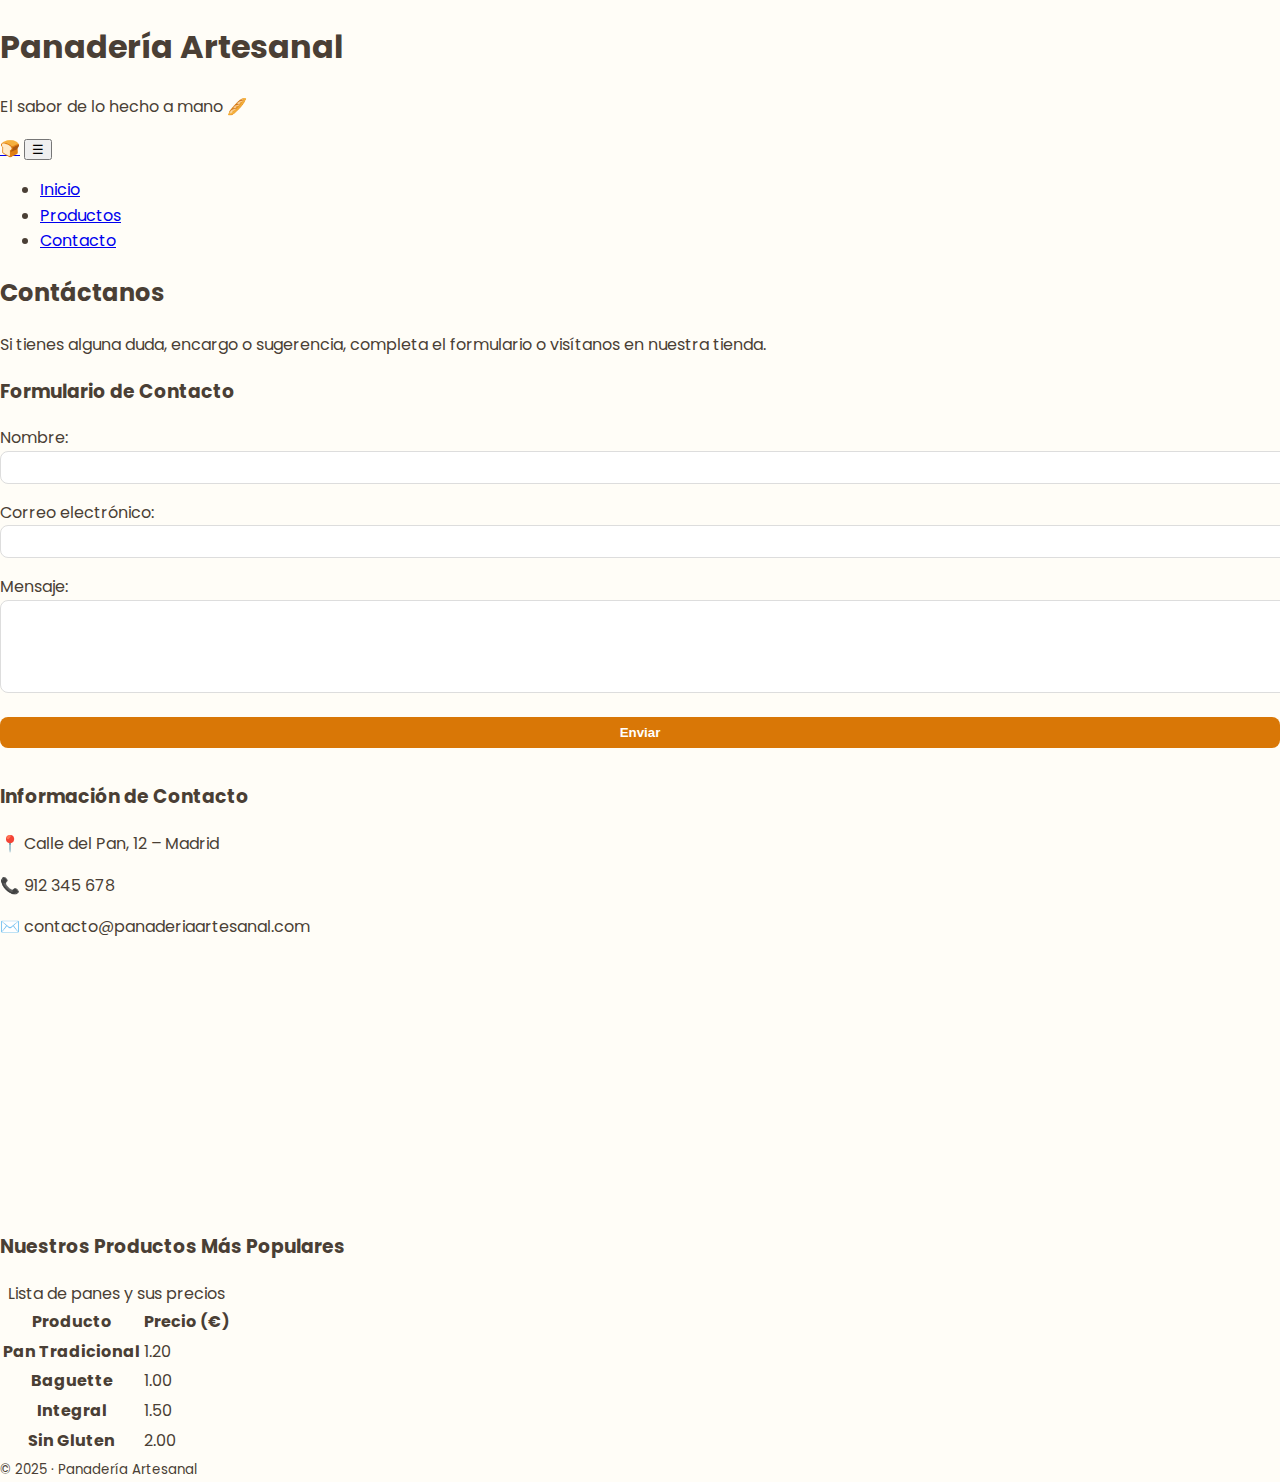
<file: contacto.html>
<!DOCTYPE html>
<html lang="es">
<head>
  <meta charset="UTF-8">
  <meta name="viewport" content="width=device-width, initial-scale=1.0">
  <title>Contacto | Panadería Artesanal</title>
  <link rel="stylesheet" href="style.css">
  <link href="https://fonts.googleapis.com/css2?family=Poppins:wght@300;500;700&family=Roboto&display=swap" rel="stylesheet">
</head>
<body>

  <header>
    <h1>Panadería Artesanal</h1>
    <p>El sabor de lo hecho a mano 🥖</p>
      <nav class="navbar">
        <a href="#" class="logo">🍞</a>
        <button class="menu-toggle" aria-label="Abrir menú">☰</button>
        <ul class="menu">
          <li><a href="index.html">Inicio</a></li>
          <li><a href="#">Productos</a></li>
          <li><a href="contacto.html" class="activo">Contacto</a></li>
        </ul>
      </nav>
  </header>

  <main id="contacto">
    <h2>Contáctanos</h2>
    <p>Si tienes alguna duda, encargo o sugerencia, completa el formulario o visítanos en nuestra tienda.</p>

    <div class="contacto-info">
      <!-- Bloque izquierdo: formulario -->
      <div class="formulario">
        <h3>Formulario de Contacto</h3>
        <form>
          <label for="nombre">Nombre:</label><br>
          <input type="text" id="nombre" name="nombre" required><br>

          <label for="email">Correo electrónico:</label><br>
          <input type="email" id="email" name="email" required><br>

          <label for="mensaje">Mensaje:</label><br>
          <textarea id="mensaje" name="mensaje" rows="5"></textarea><br>

          <button type="submit">Enviar</button>
        </form>
      </div>


      <div class="info-extra">
        <h3>Información de Contacto</h3>
        <p>📍 Calle del Pan, 12 – Madrid</p>
        <p>📞 912 345 678</p>
        <p>✉️ contacto@panaderiaartesanal.com</p>

        <iframe
          src="https://www.google.com/maps/embed?pb=!1m18!1m12!1m3!1d3036.7331749973125!2d-3.703790684606787!3d40.41677597936432!2m3!1f0!2f0!3f0!3m2!1i1024!2i768!4f13.1!3m3!1m2!1s0xd422887c9f1b6c1%3A0xe53a03b7b6b5c9c0!2sMadrid!5e0!3m2!1ses!2ses!4v1716200000000!5m2!1ses!2ses"
          width="100%"
          height="250"
          style="border:0;"
          allowfullscreen=""
          loading="lazy">
        </iframe>
      </div>
      <div style="clear: both;"></div>
    </div>


    <section class="tabla-precios">
      <h3>Nuestros Productos Más Populares</h3>
      <table>
        <caption>Lista de panes y sus precios</caption>
        <thead>
          <tr>
            <th scope="col">Producto</th>
            <th scope="col">Precio (€)</th>
          </tr>
        </thead>
        <tbody>
          <tr>
            <th scope="row">Pan Tradicional</th>
            <td>1.20</td>
          </tr>
          <tr>
            <th scope="row">Baguette</th>
            <td>1.00</td>
          </tr>
          <tr>
            <th scope="row">Integral</th>
            <td>1.50</td>
          </tr>
          <tr>
            <th scope="row">Sin Gluten</th>
            <td>2.00</td>
          </tr>
        </tbody>
      </table>
    </section>

  </main>

  <footer>
    <small>&copy; 2025 · Panadería Artesanal</small>
  </footer>
  <script>
    const toggle = document.querySelector('.menu-toggle');
    const menu = document.querySelector('.menu');
    toggle.addEventListener('click', () => {
      menu.classList.toggle('abierto');
    });
  </script>
</body>
</html>
</file>
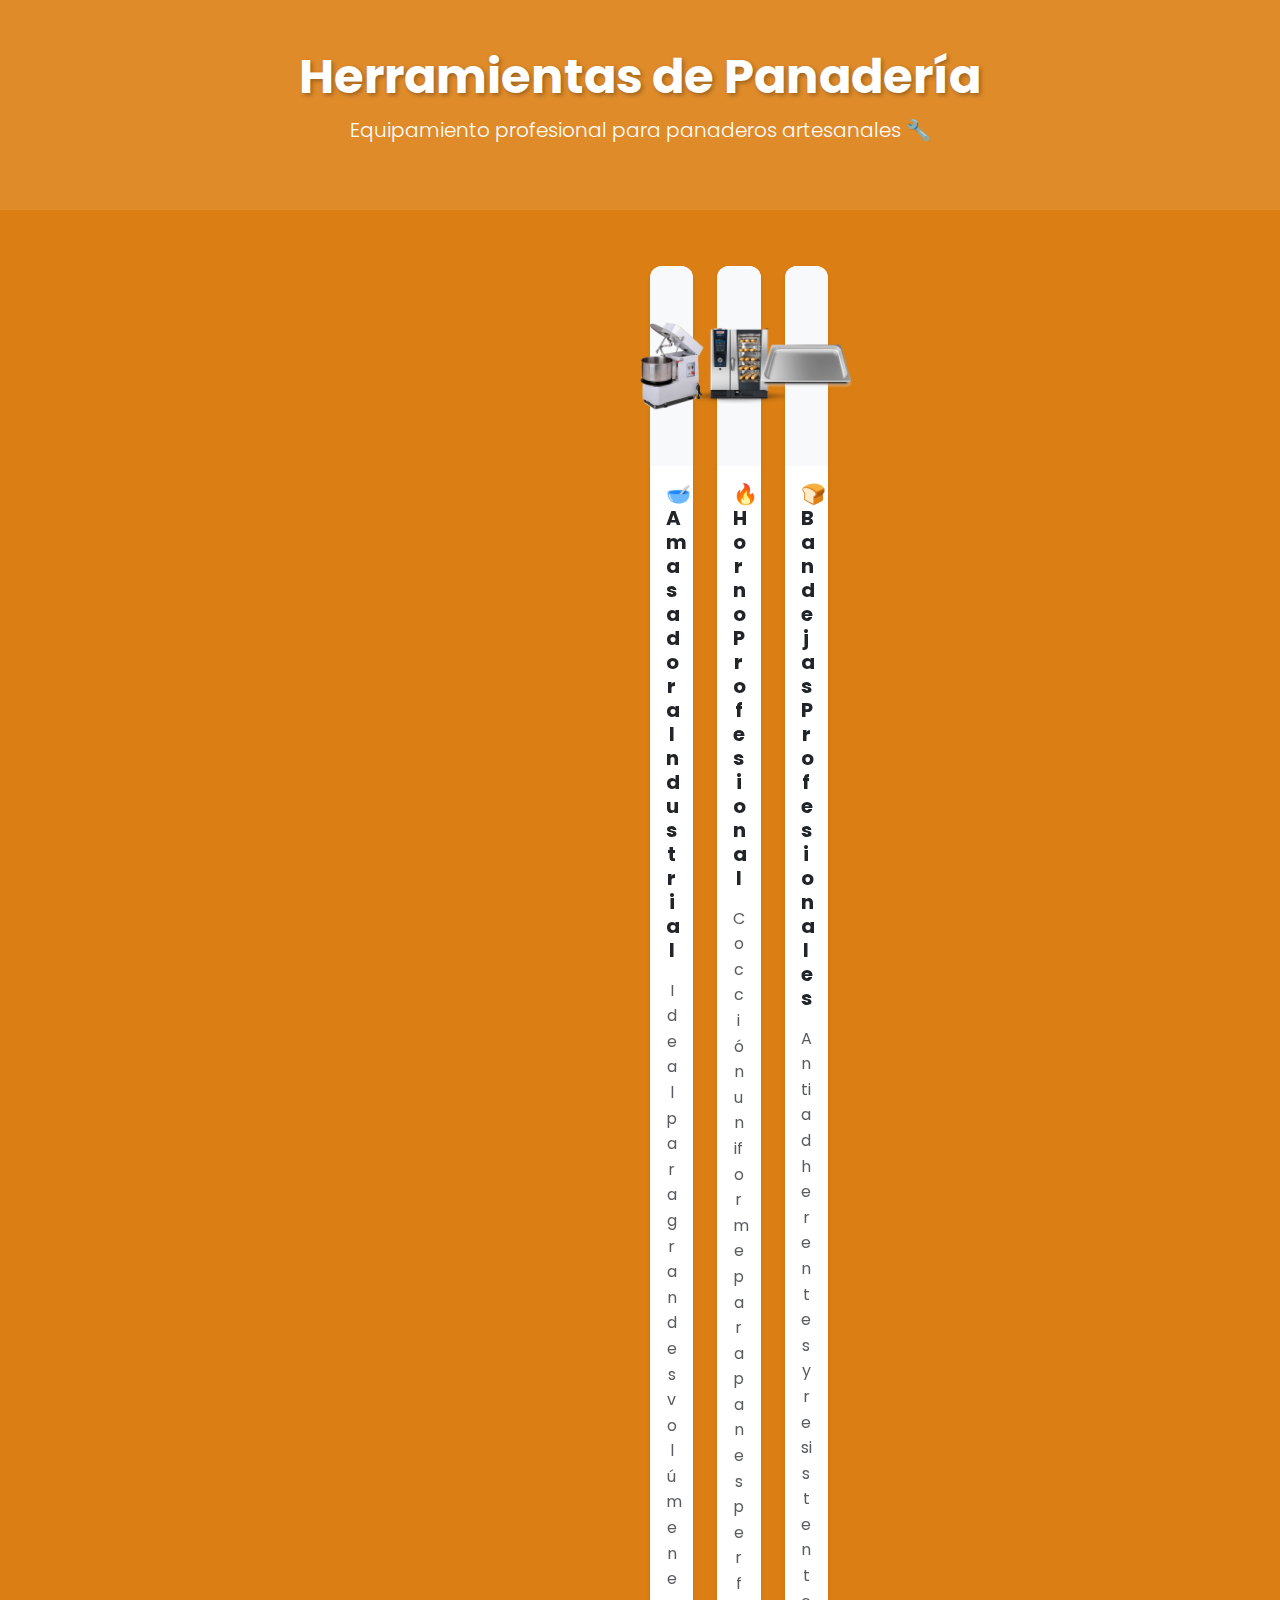
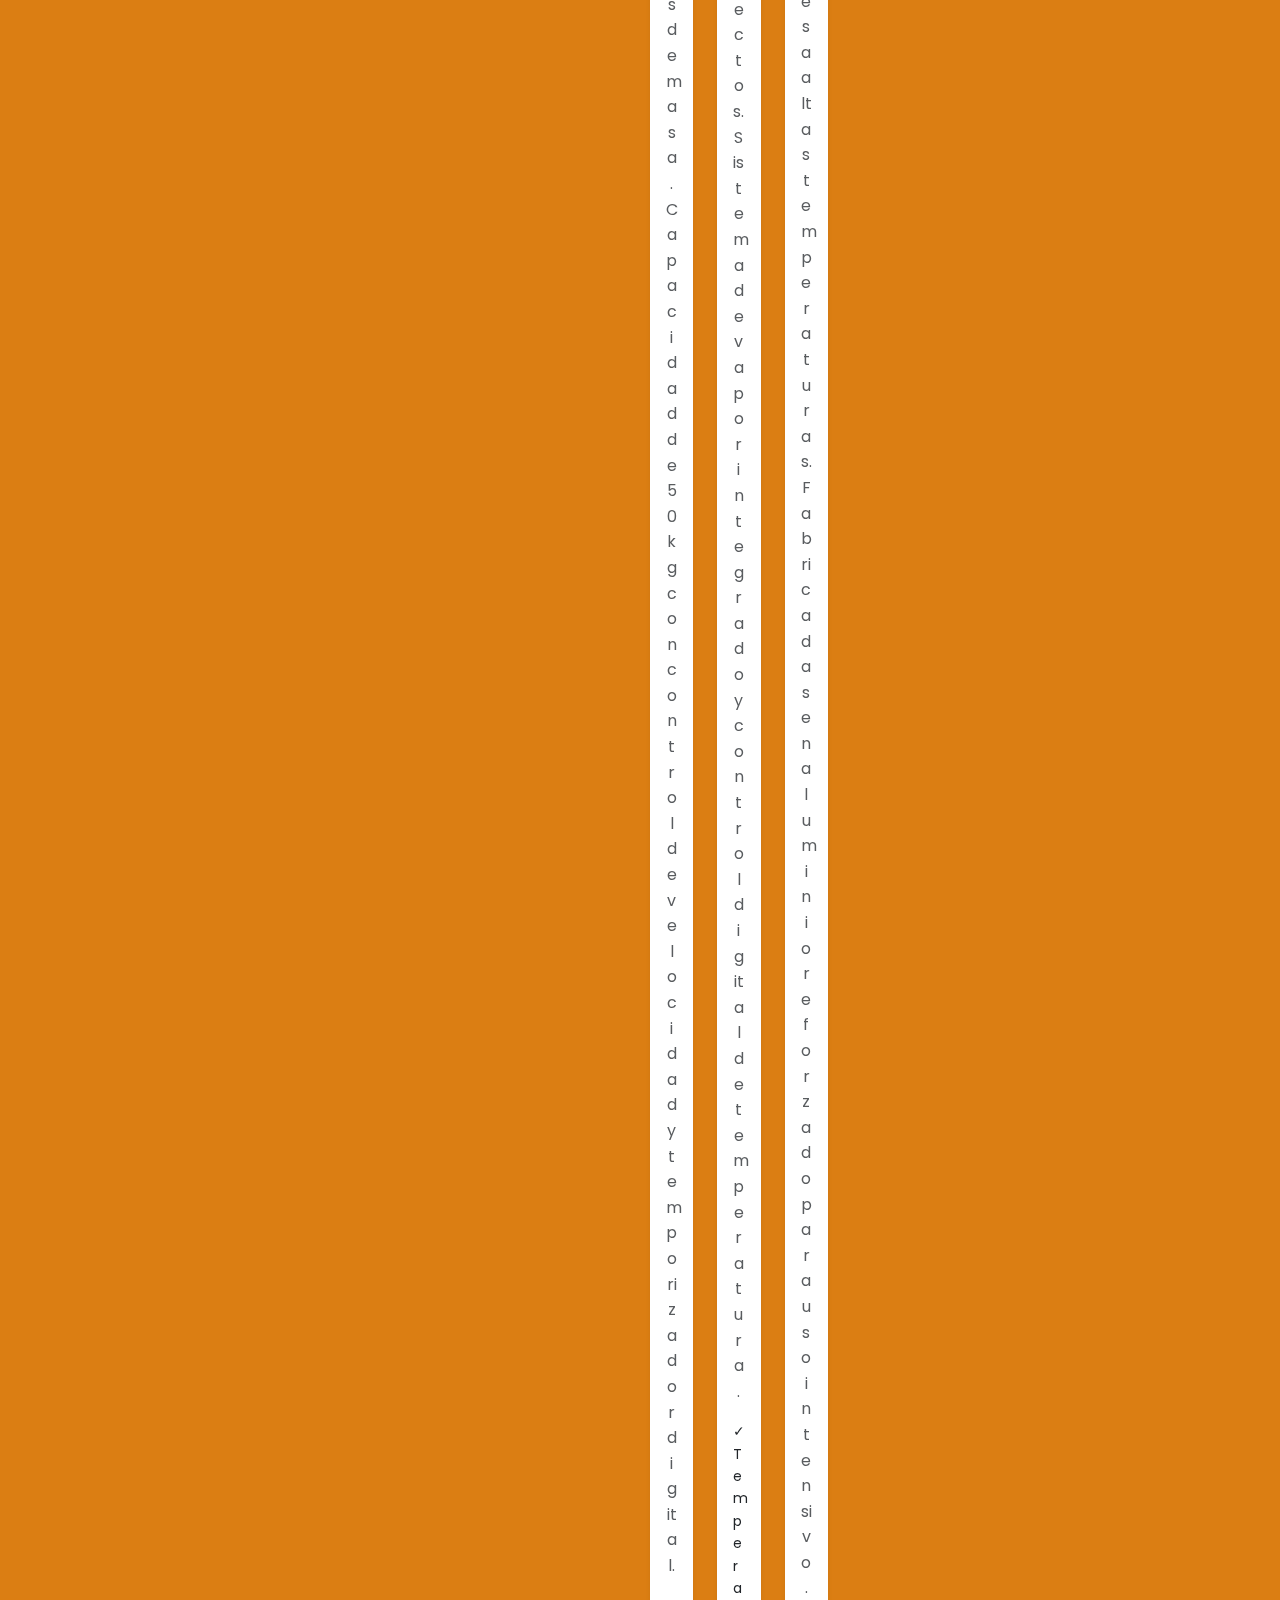
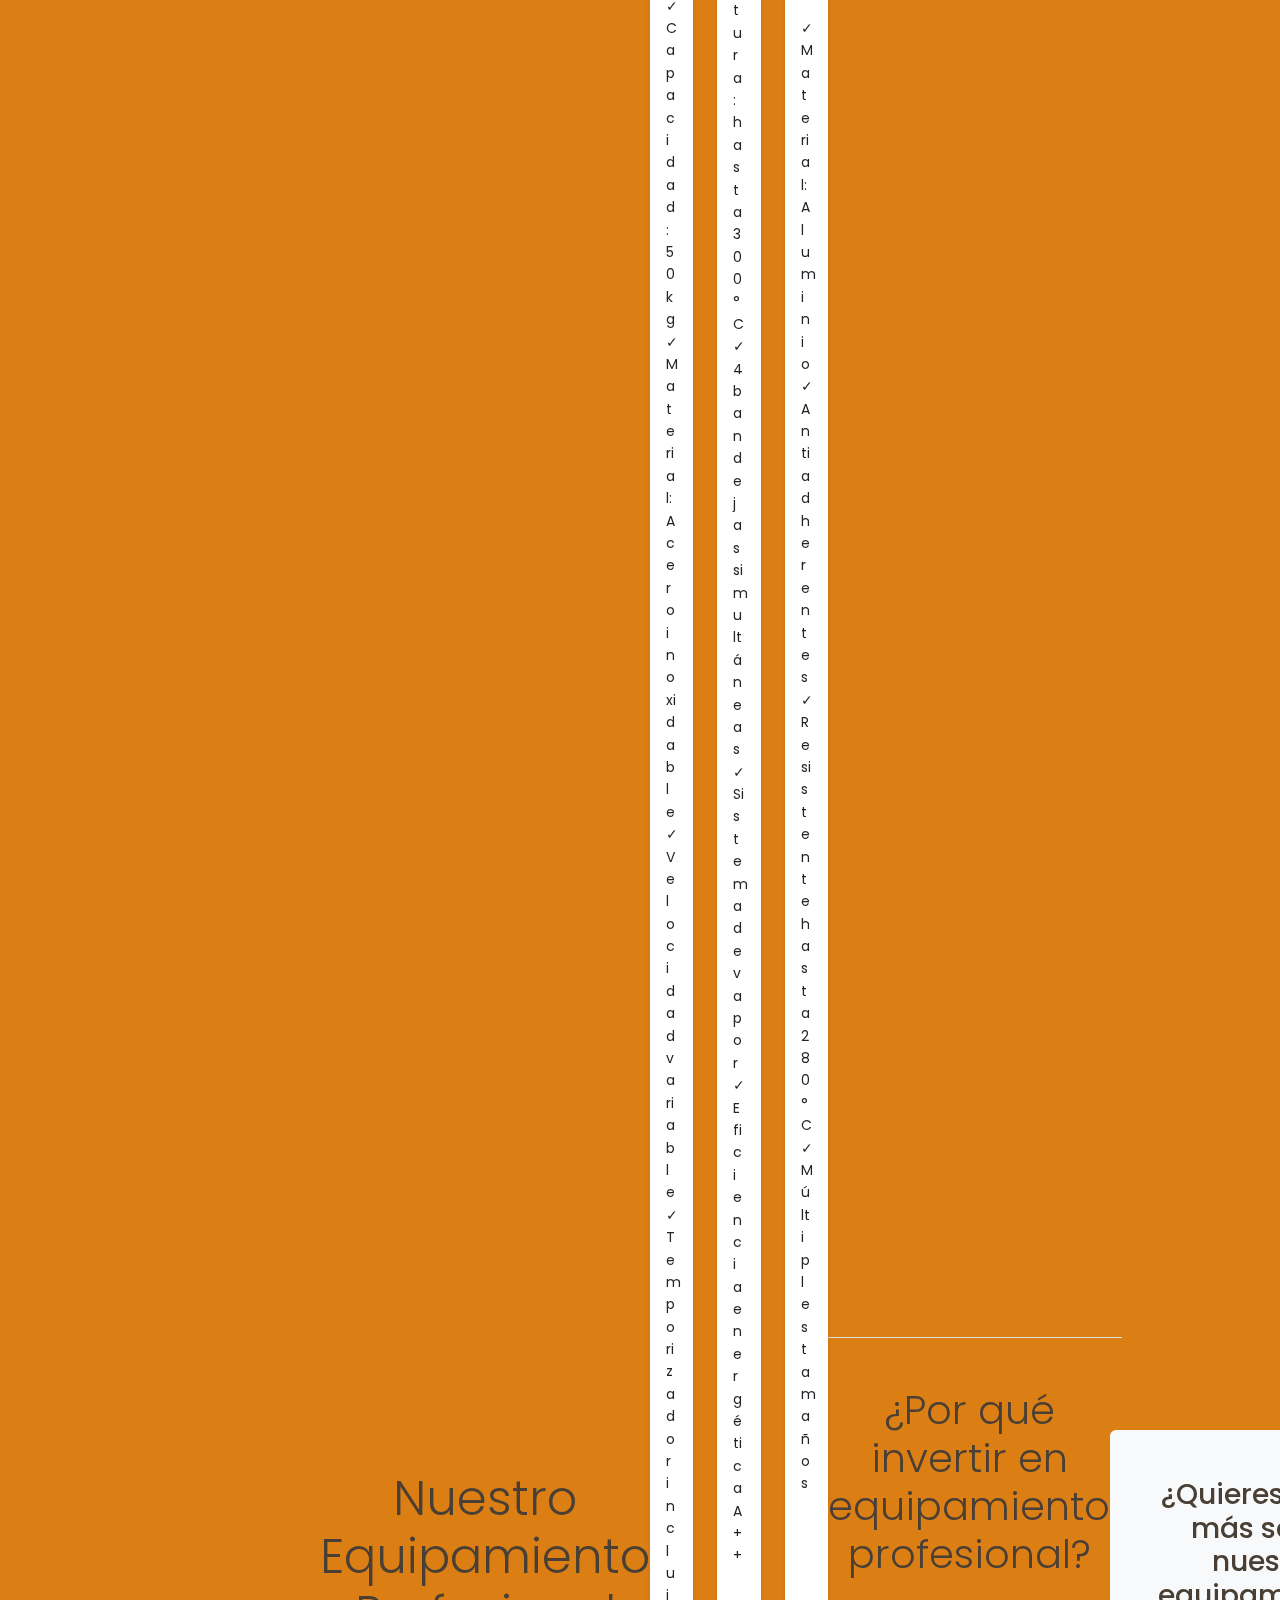
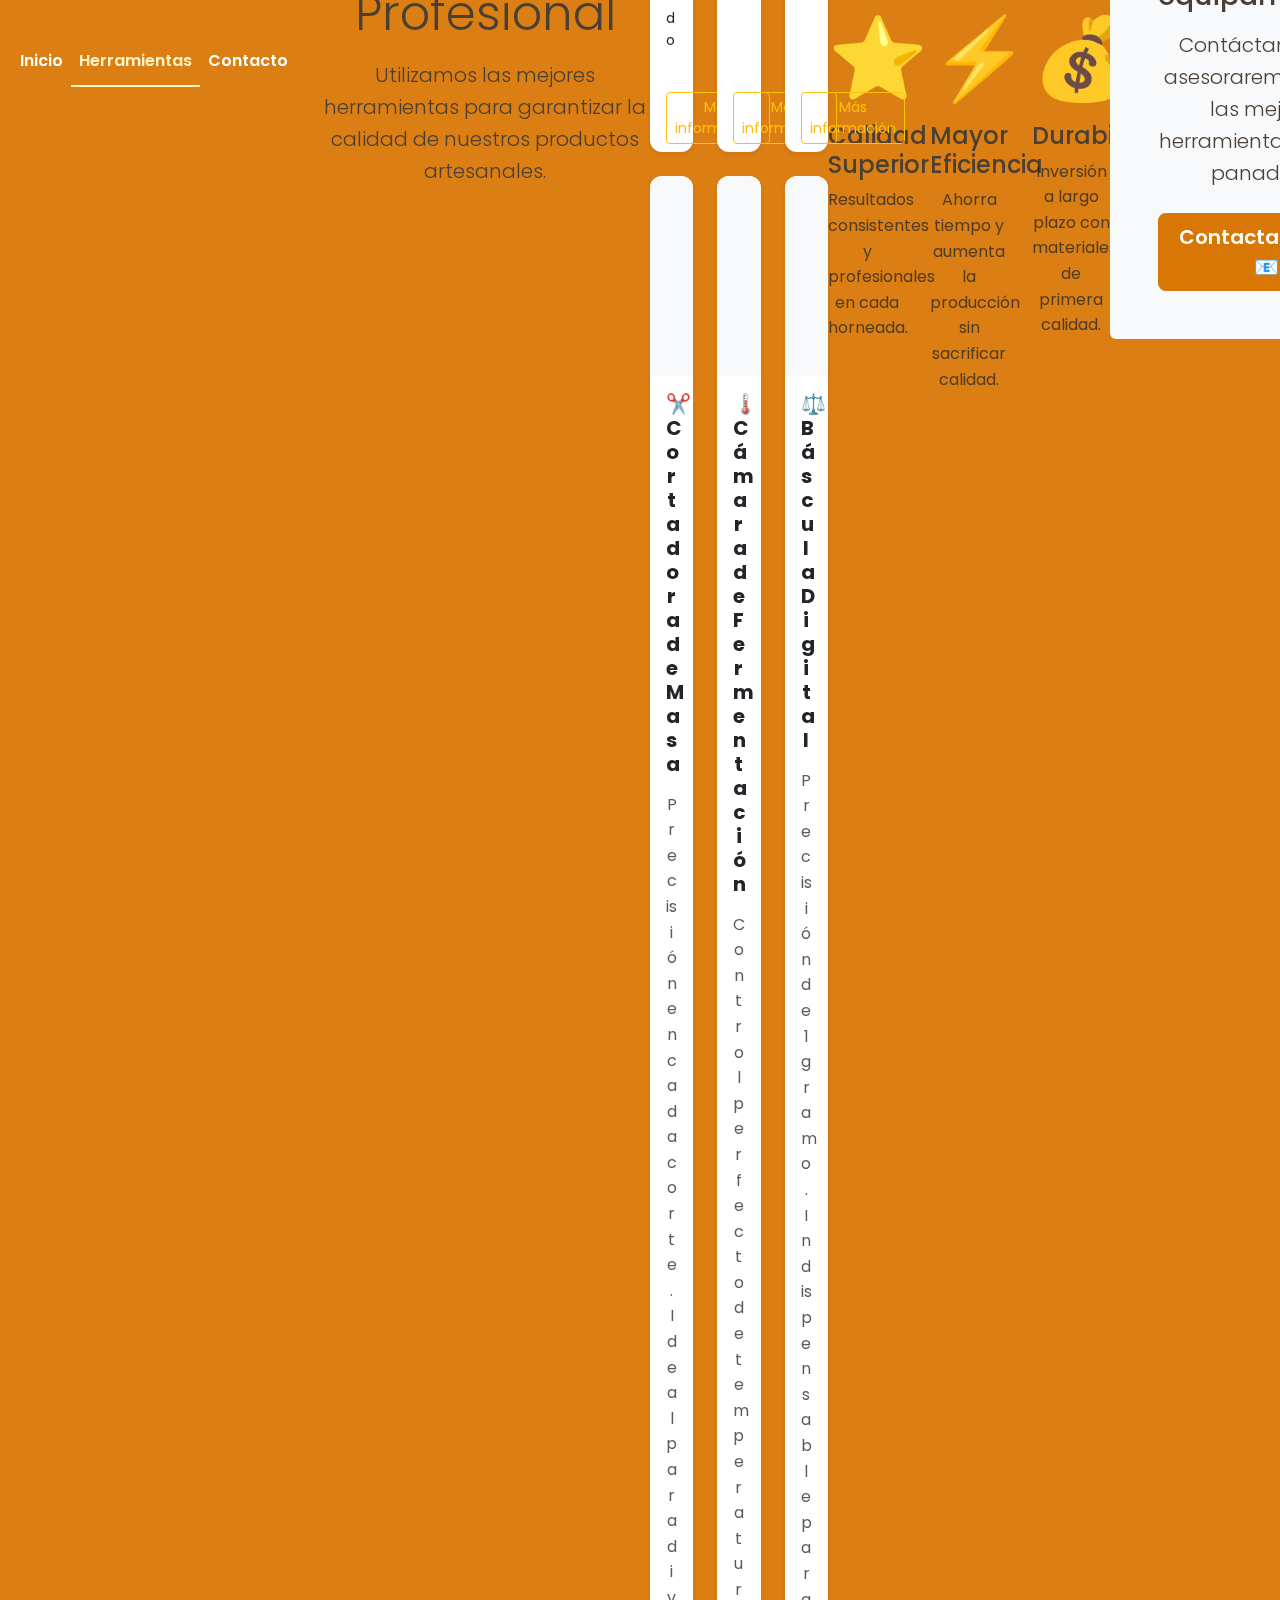
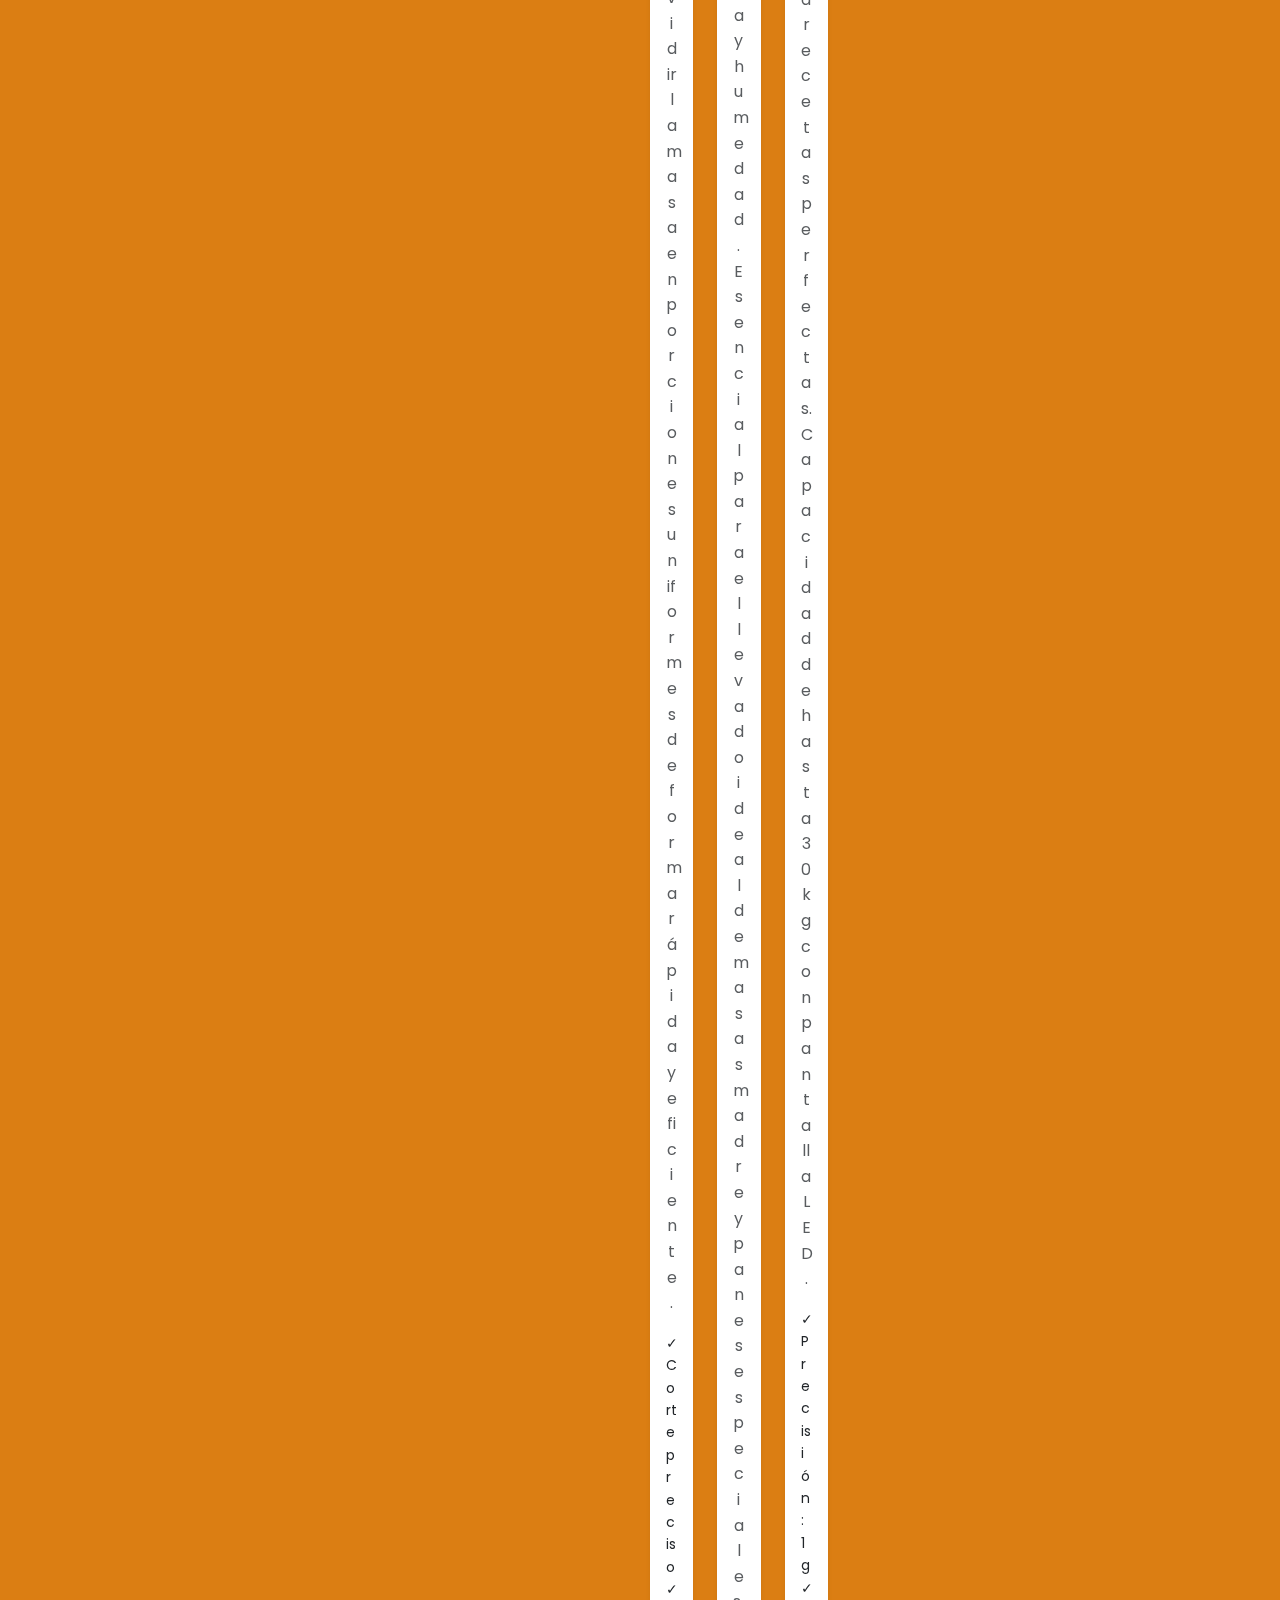
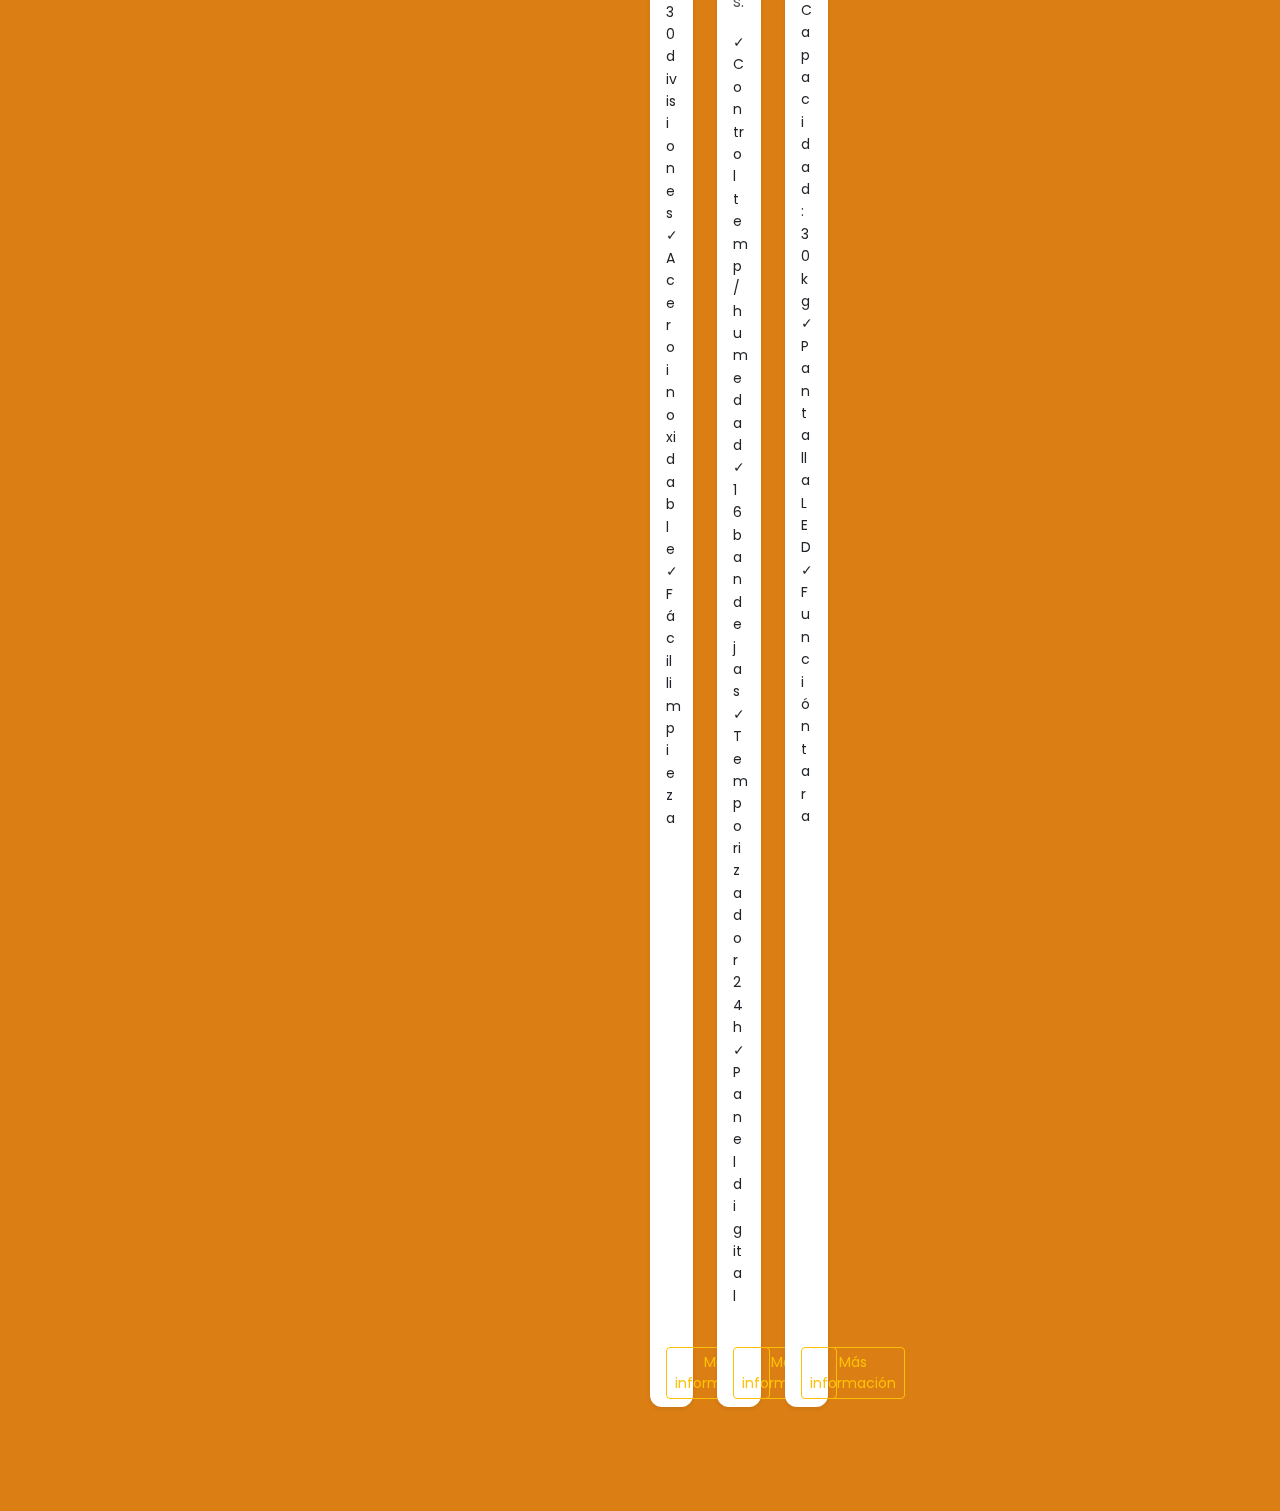
<file: herramientas.html>
<!DOCTYPE html>
<html lang="es">
<head>
  <meta charset="UTF-8">
  <meta name="viewport" content="width=device-width, initial-scale=1.0">
  <title>Herramientas de Panadería | Panadería Artesanal</title>
  
  <!-- Bootstrap CSS -->
  <link href="https://cdn.jsdelivr.net/npm/bootstrap@5.3.0/dist/css/bootstrap.min.css" rel="stylesheet">
  
  <!-- Google Fonts -->
  <link href="https://fonts.googleapis.com/css2?family=Poppins:wght@300;500;700&display=swap" rel="stylesheet">
  
  <!-- Tu CSS personalizado -->
  <link rel="stylesheet" href="style.css">
</head>
<body>

  <!-- Header con imagen de fondo -->
  <header class="header-bg">
    <div class="container text-center">
      <h1 class="display-3">Herramientas de Panadería</h1>
      <p class="lead">Equipamiento profesional para panaderos artesanales 🔧</p>
    </div>
  </header>

  <!-- Navbar Bootstrap -->
  <nav class="navbar navbar-expand-lg navbar-custom sticky-top">
    <div class="container">
      <button class="navbar-toggler" type="button" data-bs-toggle="collapse" data-bs-target="#navbarNav" 
              aria-controls="navbarNav" aria-expanded="false" aria-label="Abrir menú">
        <span class="navbar-toggler-icon"></span>
      </button>
      <div class="collapse navbar-collapse justify-content-center" id="navbarNav">
        <ul class="navbar-nav">
          <li class="nav-item">
            <a class="nav-link" href="index.html">Inicio</a>
          </li>
          <li class="nav-item">
            <a class="nav-link active" href="herramientas.html">Herramientas</a>
          </li>
          <li class="nav-item">
            <a class="nav-link" href="contacto.html">Contacto</a>
          </li>
        </ul>
      </div>
    </div>

  <!-- Main Content -->
  <main class="container my-5">
    
    <!-- Introducción -->
    <div class="text-center mb-5">
      <h2 class="display-5 mb-3">Nuestro Equipamiento Profesional</h2>
      <p class="lead">Utilizamos las mejores herramientas para garantizar la calidad de nuestros productos artesanales.</p>
    </div>

    <!-- Grid de herramientas principales -->
    <section class="row g-4 mb-5">
      
      <!-- Tarjeta 1: Amasadora -->
      <div class="col-12 col-sm-6 col-lg-4">
        <div class="card h-100 shadow-sm">
          <div class="card-img-top bg-light d-flex align-items-center justify-content-center" style="height: 200px;">
            <img src="../imagenes/amasadora.jpg" 
                 alt="Amasadora industrial" 
                 style="max-width: 120px; max-height: 120px;"
                 loading="lazy">
          </div>
          <div class="card-body text-center">
            <h3 class="card-title h5 fw-bold mb-3">🥣 Amasadora Industrial</h3>
            <p class="card-text text-muted">Ideal para grandes volúmenes de masa. Capacidad de 50kg con control de velocidad y temporizador digital.</p>
            <ul class="list-unstyled small text-start">
              <li>✓ Capacidad: 50kg</li>
              <li>✓ Material: Acero inoxidable</li>
              <li>✓ Velocidad variable</li>
              <li>✓ Temporizador incluido</li>
            </ul>
          </div>
          <div class="card-footer bg-transparent border-0 text-center">
            <button class="btn btn-outline-warning btn-sm">Más información</button>
          </div>
        </div>
      </div>

      <!-- Tarjeta 2: Horno Profesional -->
      <div class="col-12 col-sm-6 col-lg-4">
        <div class="card h-100 shadow-sm">
          <div class="card-img-top bg-light d-flex align-items-center justify-content-center" style="height: 200px;">
            <img src="../imagenes/horno.png" 
                 alt="Horno profesional de panadería" 
                 style="max-width: 120px; max-height: 120px;"
                 loading="lazy">
          </div>
          <div class="card-body text-center">
            <h3 class="card-title h5 fw-bold mb-3">🔥 Horno Profesional</h3>
            <p class="card-text text-muted">Cocción uniforme para panes perfectos. Sistema de vapor integrado y control digital de temperatura.</p>
            <ul class="list-unstyled small text-start">
              <li>✓ Temperatura: hasta 300°C</li>
              <li>✓ 4 bandejas simultáneas</li>
              <li>✓ Sistema de vapor</li>
              <li>✓ Eficiencia energética A++</li>
            </ul>
          </div>
          <div class="card-footer bg-transparent border-0 text-center">
            <button class="btn btn-outline-warning btn-sm">Más información</button>
          </div>
        </div>
      </div>

      <!-- Tarjeta 3: Bandejas -->
      <div class="col-12 col-sm-6 col-lg-4">
        <div class="card h-100 shadow-sm">
          <div class="card-img-top bg-light d-flex align-items-center justify-content-center" style="height: 200px;">
            <img src="../imagenes/bandejas.png" 
                 alt="Bandejas de horneado profesionales" 
                 style="max-width: 120px; max-height: 120px;"
                 loading="lazy">
          </div>
          <div class="card-body text-center">
            <h3 class="card-title h5 fw-bold mb-3">🍞 Bandejas Profesionales</h3>
            <p class="card-text text-muted">Antiadherentes y resistentes a altas temperaturas. Fabricadas en aluminio reforzado para uso intensivo.</p>
            <ul class="list-unstyled small text-start">
              <li>✓ Material: Aluminio</li>
              <li>✓ Antiadherentes</li>
              <li>✓ Resistente hasta 280°C</li>
              <li>✓ Múltiples tamaños</li>
            </ul>
          </div>
          <div class="card-footer bg-transparent border-0 text-center">
            <button class="btn btn-outline-warning btn-sm">Más información</button>
          </div>
        </div>
      </div>

      <!-- Tarjeta 4: Cortadora de Masa -->
      <div class="col-12 col-sm-6 col-lg-4">
        <div class="card h-100 shadow-sm">
          <div class="card-img-top bg-light d-flex align-items-center justify-content-center" style="height: 200px;">
            <img src="../imagenes/cortadora.png" 
                 alt="Cortadora de masa" 
                 style="max-width: 120px; max-height: 120px;"
                 loading="lazy">
          </div>
          <div class="card-body text-center">
            <h3 class="card-title h5 fw-bold mb-3">✂️ Cortadora de Masa</h3>
            <p class="card-text text-muted">Precisión en cada corte. Ideal para dividir la masa en porciones uniformes de forma rápida y eficiente.</p>
            <ul class="list-unstyled small text-start">
              <li>✓ Corte preciso</li>
              <li>✓ 30 divisiones</li>
              <li>✓ Acero inoxidable</li>
              <li>✓ Fácil limpieza</li>
            </ul>
          </div>
          <div class="card-footer bg-transparent border-0 text-center">
            <button class="btn btn-outline-warning btn-sm">Más información</button>
          </div>
        </div>
      </div>

      <!-- Tarjeta 5: Cámara de Fermentación -->
      <div class="col-12 col-sm-6 col-lg-4">
        <div class="card h-100 shadow-sm">
          <div class="card-img-top bg-light d-flex align-items-center justify-content-center" style="height: 200px;">
            <img src="../imagenes/fermentacion.png" 
                 alt="Cámara de fermentación" 
                 style="max-width: 120px; max-height: 120px;"
                 loading="lazy">
          </div>
          <div class="card-body text-center">
            <h3 class="card-title h5 fw-bold mb-3">🌡️ Cámara de Fermentación</h3>
            <p class="card-text text-muted">Control perfecto de temperatura y humedad. Esencial para el levado ideal de masas madre y panes especiales.</p>
            <ul class="list-unstyled small text-start">
              <li>✓ Control temp/humedad</li>
              <li>✓ 16 bandejas</li>
              <li>✓ Temporizador 24h</li>
              <li>✓ Panel digital</li>
            </ul>
          </div>
          <div class="card-footer bg-transparent border-0 text-center">
            <button class="btn btn-outline-warning btn-sm">Más información</button>
          </div>
        </div>
      </div>

      <!-- Tarjeta 6: Báscula Digital -->
      <div class="col-12 col-sm-6 col-lg-4">
        <div class="card h-100 shadow-sm">
          <div class="card-img-top bg-light d-flex align-items-center justify-content-center" style="height: 200px;">
            <img src="../imagenes/bascula.png" 
                 alt="Báscula digital profesional" 
                 style="max-width: 120px; max-height: 120px;"
                 loading="lazy">
          </div>
          <div class="card-body text-center">
            <h3 class="card-title h5 fw-bold mb-3">⚖️ Báscula Digital</h3>
            <p class="card-text text-muted">Precisión de 1 gramo. Indispensable para recetas perfectas. Capacidad de hasta 30kg con pantalla LED.</p>
            <ul class="list-unstyled small text-start">
              <li>✓ Precisión: 1g</li>
              <li>✓ Capacidad: 30kg</li>
              <li>✓ Pantalla LED</li>
              <li>✓ Función tara</li>
            </ul>
          </div>
          <div class="card-footer bg-transparent border-0 text-center">
            <button class="btn btn-outline-warning btn-sm">Más información</button>
          </div>
        </div>
      </div>

    </section>

    <!-- Sección informativa adicional -->
    <section class="row mt-5 pt-5 border-top">
      <div class="col-12 text-center mb-4">
        <h3 class="display-6">¿Por qué invertir en equipamiento profesional?</h3>
      </div>
      
      <div class="col-12 col-md-4 mb-4">
        <div class="text-center">
          <div class="display-1 text-warning">⭐</div>
          <h4 class="mt-3">Calidad Superior</h4>
          <p class="text-muted">Resultados consistentes y profesionales en cada horneada.</p>
        </div>
      </div>

      <div class="col-12 col-md-4 mb-4">
        <div class="text-center">
          <div class="display-1 text-warning">⚡</div>
          <h4 class="mt-3">Mayor Eficiencia</h4>
          <p class="text-muted">Ahorra tiempo y aumenta la producción sin sacrificar calidad.</p>
        </div>
      </div>

      <div class="col-12 col-md-4 mb-4">
        <div class="text-center">
          <div class="display-1 text-warning">💰</div>
          <h4 class="mt-3">Durabilidad</h4>
          <p class="text-muted">Inversión a largo plazo con materiales de primera calidad.</p>
        </div>
      </div>
    </section>

    <!-- Call to action -->
    <div class="text-center mt-5 p-5 bg-light rounded">
      <h3 class="mb-3">¿Quieres saber más sobre nuestro equipamiento?</h3>
      <p class="lead mb-4">Contáctanos y te asesoraremos sobre las mejores herramientas para tu panadería.</p>
      <a href="contacto.html" class="btn btn-lg" style="background: #d97706; color: white; font-weight: 600;">
        Contactar ahora 📧
      </a>
    </div>

  </main>

  <!-- Footer mejorado -->
  <footer class="footer-custom">
    <div class="container">
      <div class="row py-4">
        
        <!-- Columna 1: Sobre nosotros -->
        <div class="col-12 col-md-4 mb-4 mb-md-0">
          <h5 class="fw-bold mb-3">🥖 Panadería Artesanal</h5>
          <p class="small">Elaboramos pan y repostería con ingredientes frescos, tradición y mucho cariño desde 1995.</p>
          <div class="social-links">
            <a href="#" class="me-3" aria-label="Facebook"><i class="bi bi-facebook"></i> Facebook</a>
            <a href="#" class="me-3" aria-label="Instagram"><i class="bi bi-instagram"></i> Instagram</a>
            <a href="#" aria-label="Twitter"><i class="bi bi-twitter"></i> Twitter</a>
          </div>
        </div>

        <!-- Columna 2: Enlaces rápidos -->
        <div class="col-12 col-md-4 mb-4 mb-md-0">
          <h5 class="fw-bold mb-3">Enlaces Rápidos</h5>
          <ul class="list-unstyled">
            <li class="mb-2"><a href="index.html" class="footer-link">🏠 Inicio</a></li>
            <li class="mb-2"><a href="herramientas.html" class="footer-link">🔧 Herramientas</a></li>
            <li class="mb-2"><a href="contacto.html" class="footer-link">📧 Contacto</a></li>
            <li class="mb-2"><a href="#" class="footer-link">📋 Menú del día</a></li>
            <li class="mb-2"><a href="#" class="footer-link">🎂 Encargos especiales</a></li>
          </ul>
        </div>

        <!-- Columna 3: Contacto -->
        <div class="col-12 col-md-4">
          <h5 class="fw-bold mb-3">Contacto</h5>
          <ul class="list-unstyled small">
            <li class="mb-2">📍 Calle del Pan, 12 – Madrid</li>
            <li class="mb-2">📞 <a href="tel:+34912345678" class="footer-link">912 345 678</a></li>
            <li class="mb-2">✉️ <a href="mailto:contacto@panaderiaartesanal.com" class="footer-link">contacto@panaderiaartesanal.com</a></li>
            <li class="mb-2">🕐 Lun-Sáb: 7:00 - 20:00</li>
            <li class="mb-2">🕐 Dom: 8:00 - 14:00</li>
          </ul>
        </div>

      </div>

      <!-- Línea divisora -->
      <hr class="border-light opacity-25">

      <!-- Copyright -->
      <div class="row">
        <div class="col-12 text-center py-3">
          <small>&copy; 2025 Panadería Artesanal · Todos los derechos reservados · <a href="#" class="footer-link">Política de privacidad</a> · <a href="#" class="footer-link">Términos y condiciones</a></small>
        </div>
      </div>
    </div>
  </footer>

  <!-- Bootstrap JS Bundle -->
  <script src="https://cdn.jsdelivr.net/npm/bootstrap@5.3.0/dist/js/bootstrap.bundle.min.js"></script>

</body>
</html>
</file>
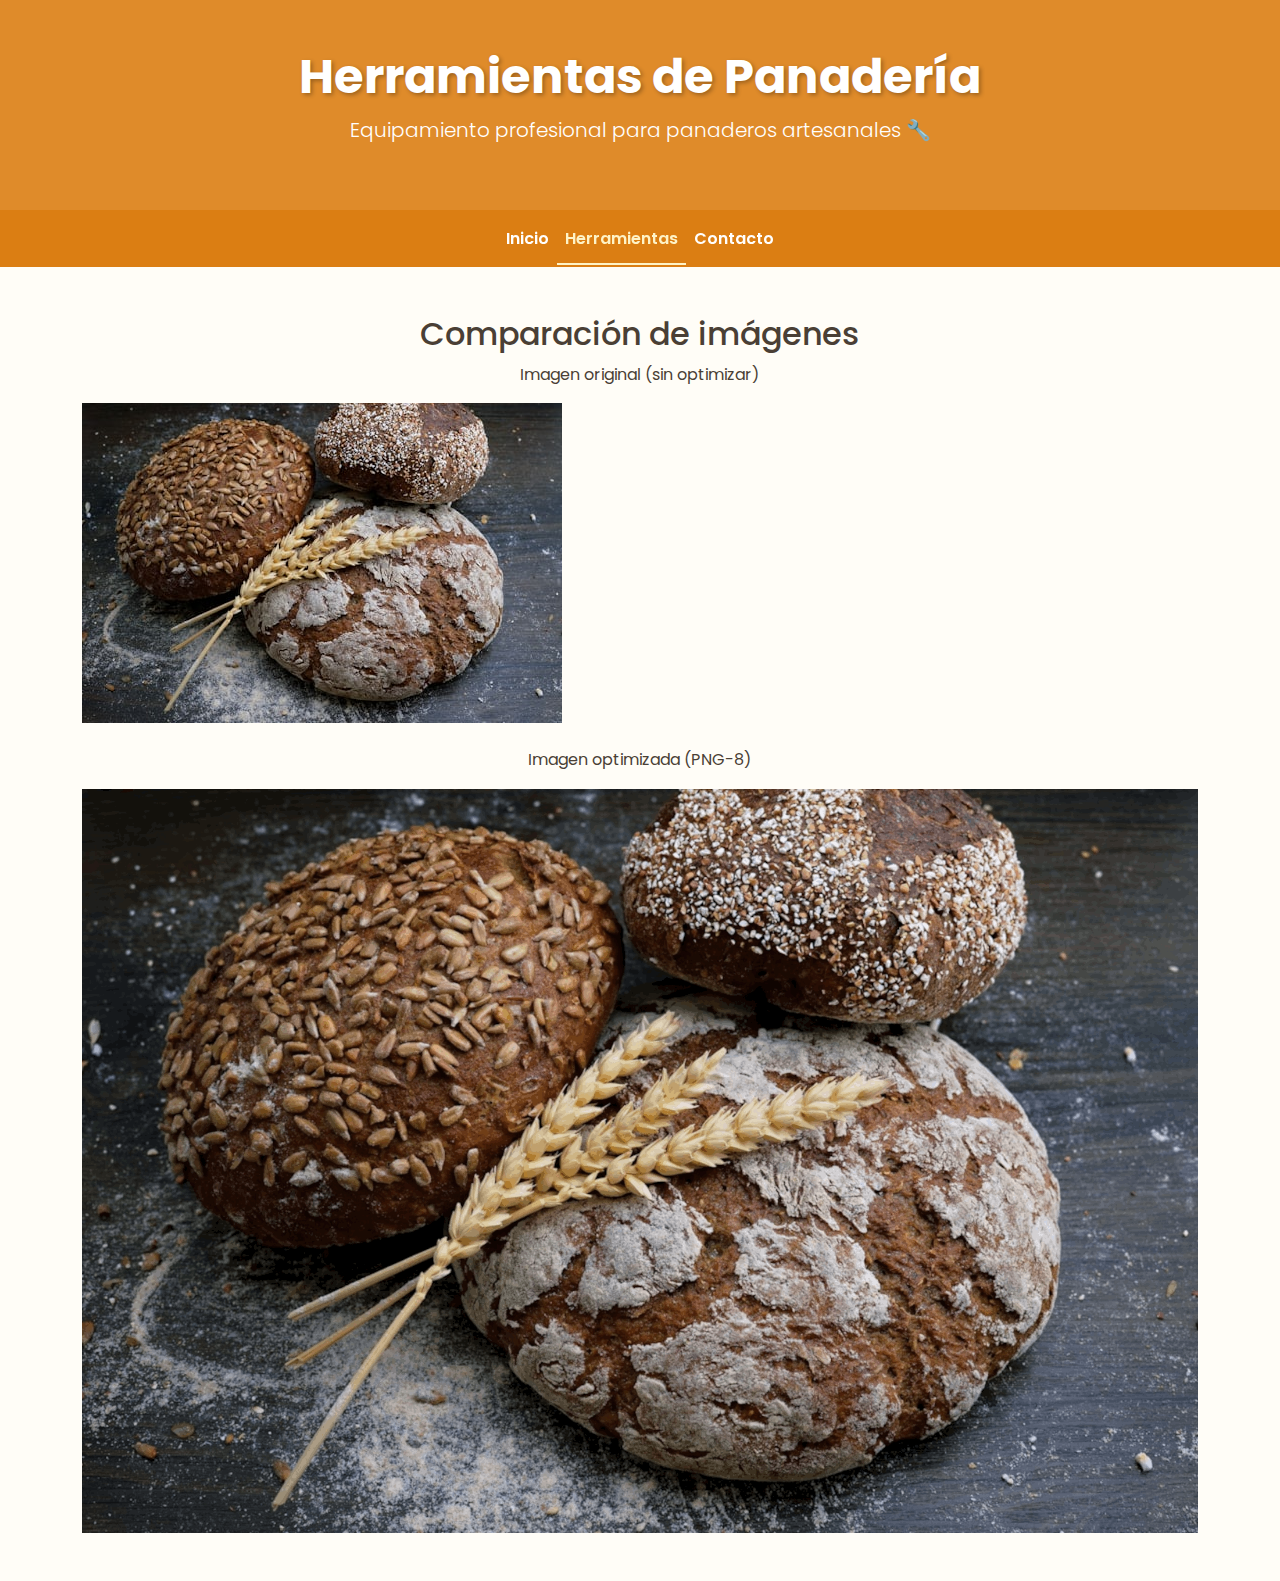
<file: imagen.html>
<!DOCTYPE html>
<html lang="es">
<head>
  <meta charset="UTF-8">
  <meta name="viewport" content="width=device-width, initial-scale=1.0">
  <title>Herramientas de Panadería | Panadería Artesanal</title>

  <!-- Bootstrap CSS -->
  <link href="https://cdn.jsdelivr.net/npm/bootstrap@5.3.0/dist/css/bootstrap.min.css" rel="stylesheet">

  <!-- Google Fonts -->
  <link href="https://fonts.googleapis.com/css2?family=Poppins:wght@300;500;700&display=swap" rel="stylesheet">

  <!-- CSS personalizado -->
  <link rel="stylesheet" href="style.css">
</head>
<body>

  <!-- HEADER / HERO -->
  <header class="header-bg">
    <div class="container text-center">
      <h1 class="display-3">Herramientas de Panadería</h1>
      <p class="lead">Equipamiento profesional para panaderos artesanales 🔧</p>
    </div>
  </header>

  <!-- NAVBAR -->
  <nav class="navbar navbar-expand-lg navbar-custom sticky-top">
    <div class="container">
      <button class="navbar-toggler" type="button" data-bs-toggle="collapse"
        data-bs-target="#navbarNav" aria-controls="navbarNav"
        aria-expanded="false" aria-label="Abrir menú">
        <span class="navbar-toggler-icon"></span>
      </button>

      <div class="collapse navbar-collapse justify-content-center" id="navbarNav">
        <ul class="navbar-nav">
          <li class="nav-item">
            <a class="nav-link" href="index.html">Inicio</a>
          </li>
          <li class="nav-item">
            <a class="nav-link active" href="herramientas.html">Herramientas</a>
          </li>
          <li class="nav-item">
            <a class="nav-link" href="contacto.html">Contacto</a>
          </li>
        </ul>
      </div>
    </div>
  </nav>

  <!-- CONTENIDO -->
  <section class="container my-5 text-center">
    <h2>Comparación de imágenes</h2>

    <p>Imagen original (sin optimizar)</p>
    <img src="../imagenes/pan2.jpg" alt="Imagen original" class="img-fluid mb-4">

    <p>Imagen optimizada (PNG-8)</p>
    <img src="../imagenes/pan1final.png" alt="Imagen optimizada" class="img-fluid">
  </section>

  <!-- Bootstrap JS -->
  <script src="https://cdn.jsdelivr.net/npm/bootstrap@5.3.0/dist/js/bootstrap.bundle.min.js"></script>
</body>
</html>
</file>
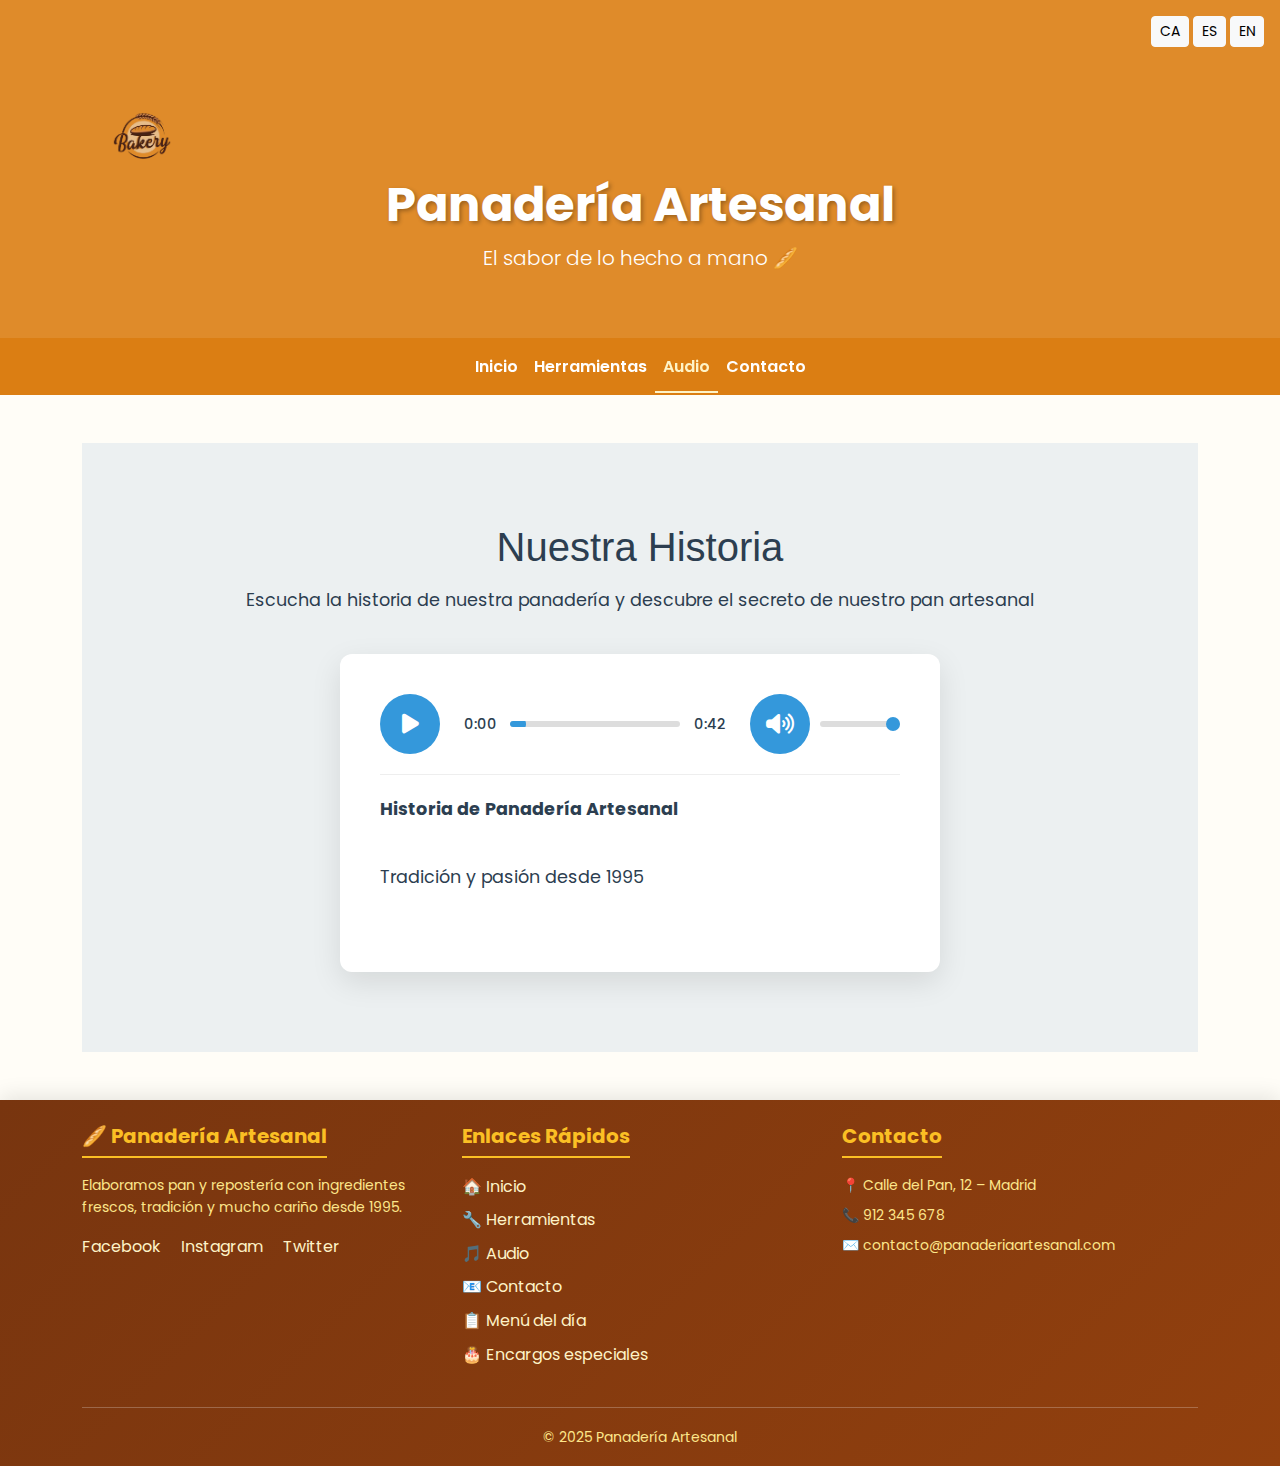
<file: componentes/audio.html>
<!DOCTYPE html>
<html lang="es">
<head>
  <meta charset="UTF-8">
  <meta name="viewport" content="width=device-width, initial-scale=1.0">
  <title>Inicio - Panadería Artesanal</title>
  <link rel="icon" type="image/png" sizes="32x32" href="../imagenes/LogoPan.png">
  <link rel="icon" type="image/svg+xml" href="../imagenes/LogoPan.png">
  <link href="https://cdn.jsdelivr.net/npm/bootstrap@5.3.0/dist/css/bootstrap.min.css" rel="stylesheet">
  <link href="https://fonts.googleapis.com/css2?family=Poppins:wght@300;500;700&display=swap" rel="stylesheet">
  <link rel="stylesheet" href="https://cdnjs.cloudflare.com/ajax/libs/font-awesome/6.5.1/css/all.min.css">
  <link rel="stylesheet" href="../style.css"> 
  </head>
<body>


<header class="header-bg position-relative">
  <div id="selector-idiomas" class="position-absolute top-0 end-0 p-3">
    <button class="btn btn-sm btn-light" data-lang="ca">CA</button>
    <button class="btn btn-sm btn-light" data-lang="es">ES</button>
    <button class="btn btn-sm btn-light" data-lang="en">EN</button>
  </div>

  <div class="container text-center pt-5">

    <div class="header">
      <img src="../imagenes/LogoPan.png" alt="Logo del sitio" class="logo">
    </div>

    <h1 id="titulo-principal" class="display-3">Panadería Artesanal</h1>
    <p id="mensaje-bienvenida" class="lead">El sabor de lo hecho a mano 🥖</p>
  </div>
</header>


  <nav class="navbar navbar-expand-lg navbar-custom sticky-top">
    <div class="container">
      <button class="navbar-toggler" type="button" data-bs-toggle="collapse" data-bs-target="#navbarNav" 
              aria-controls="navbarNav" aria-expanded="false" aria-label="Abrir menú">
        <span class="navbar-toggler-icon"></span>
      </button>
      <div class="collapse navbar-collapse justify-content-center" id="navbarNav">
        <ul class="navbar-nav">
          <li class="nav-item">
            <a class="nav-link" href="index.html" id="nav-inicio">Inicio</a>
          </li>
          <li class="nav-item">
            <a class="nav-link" href="herramientas.html" id="nav-herramientas">Herramientas</a>
          </li>
          <li class="nav-item">
            <a class="nav-link active" href="audio.html" id="nav-audio">Audio</a>
          </li>
          <li class="nav-item">
            <a class="nav-link" href="contacto.html" id="nav-contacto">Contacto</a>
          </li>
        </ul>
      </div>
    </div>
  </nav>

  <main class="container my-5">
    <section class="audio-section">
      <div class="container">
        <h2 id="audio-titulo">Nuestra Historia</h2>
        <p id="audio-desc">Escucha la historia de nuestra panadería y descubre el secreto de nuestro pan artesanal</p>
        
        <div class="custom-audio-player">
          <audio id="audioPlayer">  
            <source src="../audio/panmp3.mp3" type="audio/mpeg">
            <source src="../audio/panogg.ogg" type="audio/ogg">
            Tu navegador no soporta el elemento de audio.
          </audio>  
          
          <div class="player-controls">
            <button id="playPauseBtn" class="control-btn">
              <i class="fas fa-play"></i>
            </button>
            <div class="progress-container">
              <div class="time-display"><span id="currentTime">0:00</span></div>
              <input type="range" id="progressBar" class="progress-bar" value="0" min="0" max="100" step="0.1">
              <div class="time-display"><span id="duration">0:00</span></div>
            </div>
            <div class="volume-container">
              <button id="muteBtn" class="control-btn"><i class="fas fa-volume-up"></i></button>
              <input type="range" id="volumeBar" class="volume-bar" value="100" min="0" max="100">
            </div>
          </div>
          
          <div class="track-info">
            <p class="track-title" id="track-title">Historia de Panadería Artesanal</p>
            <p class="track-artist" id="track-artist">Tradición y pasión desde 1995</p>
          </div>
        </div>
      </div>
    </section>
  </main>

  <footer class="footer-custom">
    <div class="container">
      <div class="row py-4">
        
        <div class="col-12 col-md-4 mb-4 mb-md-0">
          <h5 class="fw-bold mb-3" id="footer-col1-titulo">🥖 Panadería Artesanal</h5>
          <p class="small" id="footer-desc">Elaboramos pan y repostería con ingredientes frescos, tradición y mucho cariño desde 1995.</p>
          <div class="social-links">
            <a href="#" class="me-3"><i class="bi bi-facebook"></i> Facebook</a>
            <a href="#" class="me-3"><i class="bi bi-instagram"></i> Instagram</a>
            <a href="#"><i class="bi bi-twitter"></i> Twitter</a>
          </div>
        </div>

        <div class="col-12 col-md-4 mb-4 mb-md-0">
          <h5 class="fw-bold mb-3" id="footer-enlaces-titulo">Enlaces Rápidos</h5>
          <ul class="list-unstyled">
            <li class="mb-2"><a href="index.html" class="footer-link" id="footer-link-inicio">🏠 Inicio</a></li>
            <li class="mb-2"><a href="herramientas.html" class="footer-link" id="footer-link-herramientas">🔧 Herramientas</a></li>
            <li class="mb-2"><a href="audio.html" class="footer-link" id="footer-link-audio">🎵 Audio</a></li>
            <li class="mb-2"><a href="contacto.html" class="footer-link" id="footer-link-contacto">📧 Contacto</a></li>
            <li class="mb-2"><a href="#" class="footer-link" id="footer-menu">📋 Menú del día</a></li>
            <li class="mb-2"><a href="#" class="footer-link" id="footer-encargos">🎂 Encargos especiales</a></li>
          </ul>
        </div>

        <div class="col-12 col-md-4">
          <h5 class="fw-bold mb-3" id="footer-contacto-titulo">Contacto</h5>
          <ul class="list-unstyled small">
            <li class="mb-2" id="footer-direccion">📍 Calle del Pan, 12 – Madrid</li>
            <li class="mb-2">📞 912 345 678</li>
            <li class="mb-2">✉️ contacto@panaderiaartesanal.com</li>
          </ul>
        </div>

      </div>

      <hr class="border-light opacity-25">

      <div class="row">
        <div class="col-12 text-center py-3">
          <small id="footer-copyright">&copy; 2025 Panadería Artesanal</small>
        </div>
      </div>
    </div>
  </footer>

  <script src="https://cdn.jsdelivr.net/npm/bootstrap@5.3.0/dist/js/bootstrap.bundle.min.js"></script>

  <script>
  document.addEventListener('DOMContentLoaded', function() {
    const audio = document.getElementById('audioPlayer');
    const playPauseBtn = document.getElementById('playPauseBtn');
    const progressBar = document.getElementById('progressBar');
    const volumeBar = document.getElementById('volumeBar');
    const muteBtn = document.getElementById('muteBtn');
    const currentTimeDisplay = document.getElementById('currentTime');
    const durationDisplay = document.getElementById('duration');
    
    playPauseBtn.addEventListener('click', function() {
      if (audio.paused) {
        audio.play();
        playPauseBtn.innerHTML = '<i class="fas fa-pause"></i>';
      } else {
        audio.pause();
        playPauseBtn.innerHTML = '<i class="fas fa-play"></i>';
      }
    });
    
    audio.addEventListener('timeupdate', function() {
      const progress = (audio.currentTime / audio.duration) * 100;
      progressBar.value = progress;
      currentTimeDisplay.textContent = formatTime(audio.currentTime);
    });
    
    progressBar.addEventListener('input', function() {
      const time = (progressBar.value / 100) * audio.duration;
      audio.currentTime = time;
    });
    
    audio.addEventListener('loadedmetadata', function() {
      durationDisplay.textContent = formatTime(audio.duration);
    });
    
    volumeBar.addEventListener('input', function() {
      audio.volume = volumeBar.value / 100;
      updateVolumeIcon();
    });
    
    muteBtn.addEventListener('click', function() {
      audio.muted = !audio.muted;
      updateVolumeIcon();
    });
    
    function updateVolumeIcon() {
      const icon = muteBtn.querySelector('i');
      if (audio.muted || audio.volume === 0) {
        icon.className = 'fas fa-volume-mute';
      } else if (audio.volume < 0.5) {
        icon.className = 'fas fa-volume-down';
      } else {
        icon.className = 'fas fa-volume-up';
      }
    }
    
    function formatTime(seconds) {
      if (isNaN(seconds)) return '0:00';
      const mins = Math.floor(seconds / 60);
      const secs = Math.floor(seconds % 60);
      return `${mins}:${secs.toString().padStart(2, '0')}`;
    }
  });
  </script>

  <script src="script.js"></script>

</body>
</html>
</file>
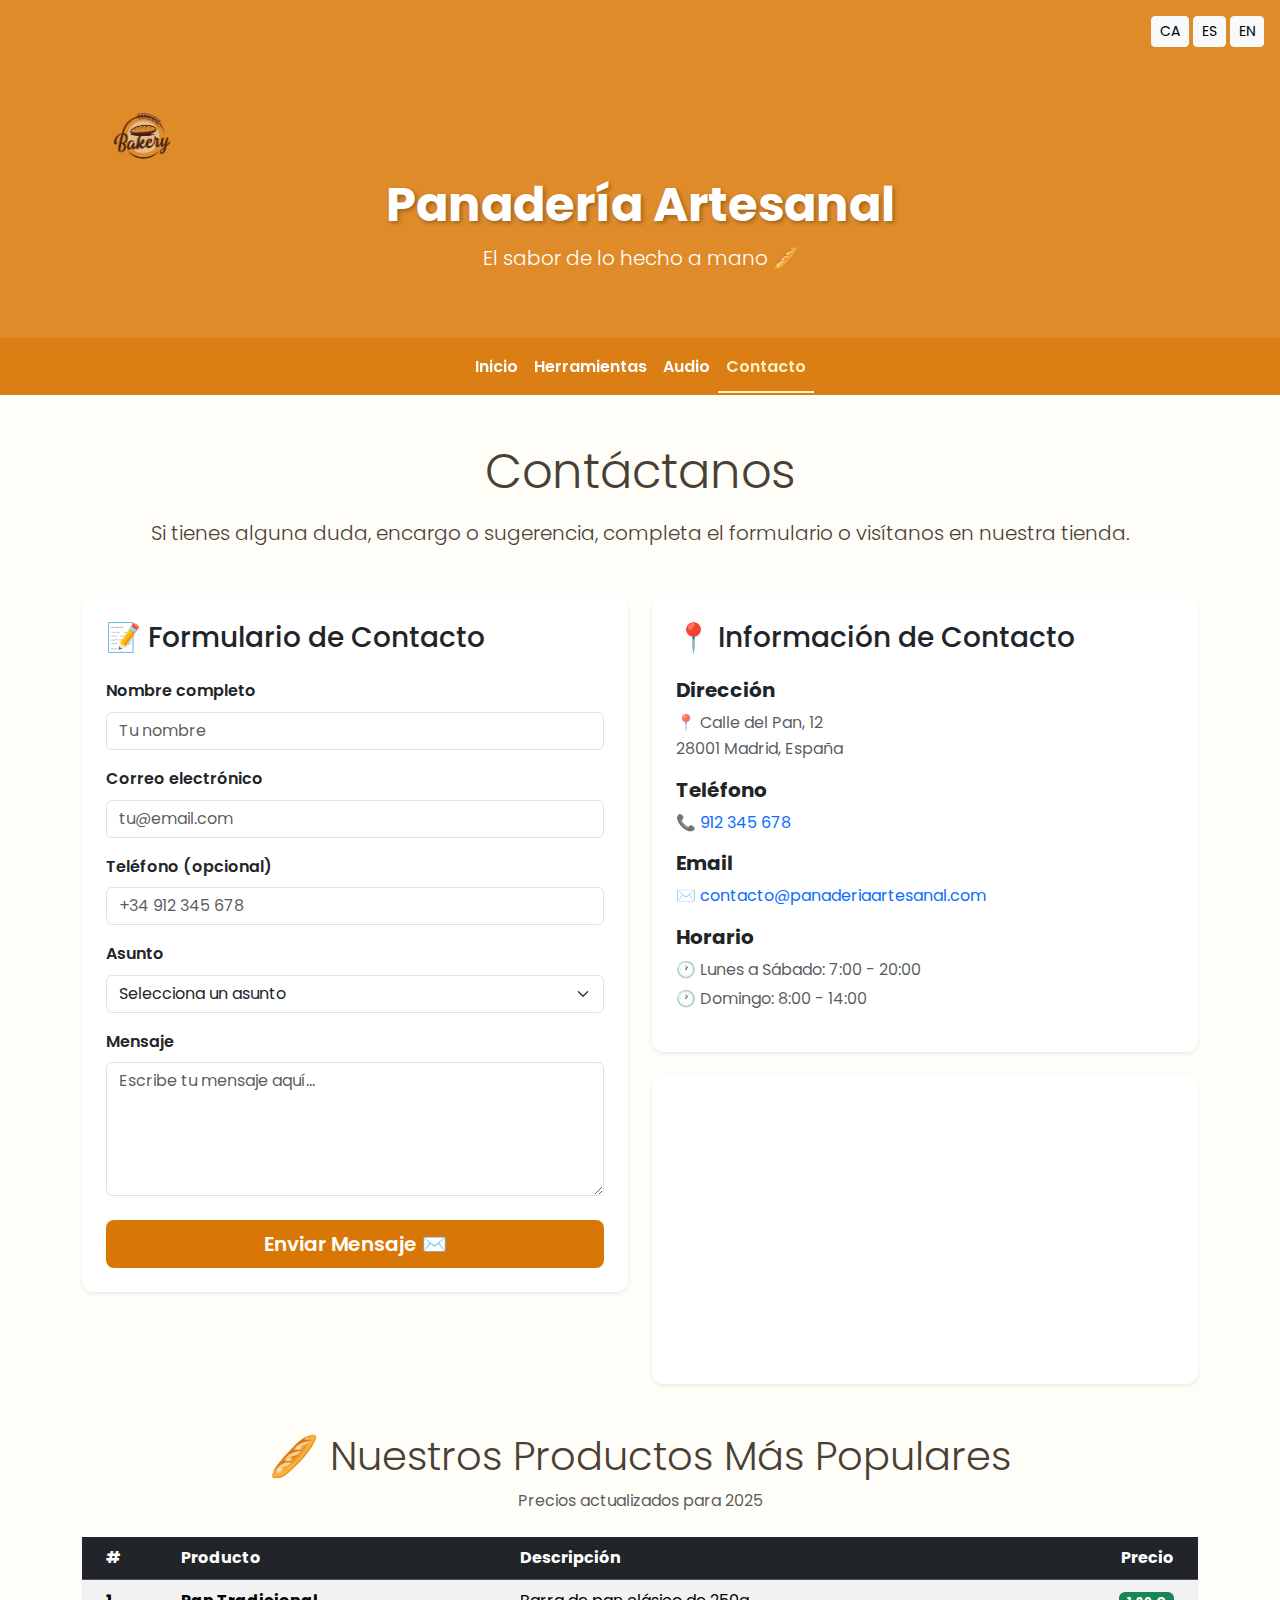
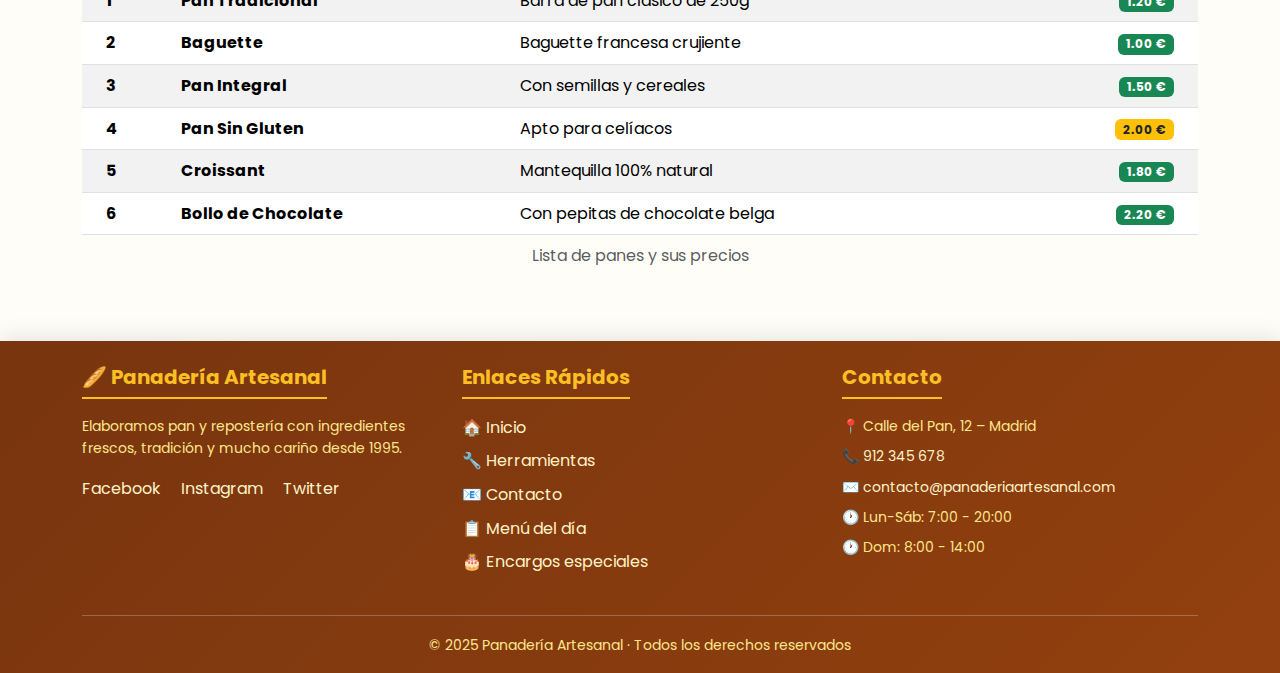
<file: componentes/contacto.html>
<!DOCTYPE html>
<html lang="es">
<head>
  <meta charset="UTF-8">
  <meta name="viewport" content="width=device-width, initial-scale=1.0">
  <title>Inicio - Panadería Artesanal</title>
  <link rel="icon" type="image/png" sizes="32x32" href="../imagenes/LogoPan.png">
  <link rel="icon" type="image/svg+xml" href="../imagenes/LogoPan.png">
  <link href="https://cdn.jsdelivr.net/npm/bootstrap@5.3.0/dist/css/bootstrap.min.css" rel="stylesheet">
  <link href="https://fonts.googleapis.com/css2?family=Poppins:wght@300;500;700&display=swap" rel="stylesheet">
  <link rel="stylesheet" href="https://cdnjs.cloudflare.com/ajax/libs/font-awesome/6.5.1/css/all.min.css">
  <link rel="stylesheet" href="../style.css"> 
  </head>
<body>


<header class="header-bg position-relative">
  <div id="selector-idiomas" class="position-absolute top-0 end-0 p-3">
    <button class="btn btn-sm btn-light" data-lang="ca">CA</button>
    <button class="btn btn-sm btn-light" data-lang="es">ES</button>
    <button class="btn btn-sm btn-light" data-lang="en">EN</button>
  </div>

  <div class="container text-center pt-5">

    <div class="header">
      <img src="../imagenes/LogoPan.png" alt="Logo del sitio" class="logo">
    </div>

    <h1 id="titulo-principal" class="display-3">Panadería Artesanal</h1>
    <p id="mensaje-bienvenida" class="lead">El sabor de lo hecho a mano 🥖</p>
  </div>
</header>


  <nav class="navbar navbar-expand-lg navbar-custom sticky-top">
    <div class="container">
      <button class="navbar-toggler" type="button" data-bs-toggle="collapse" data-bs-target="#navbarNav" 
              aria-controls="navbarNav" aria-expanded="false" aria-label="Abrir menú">
        <span class="navbar-toggler-icon"></span>
      </button>
      <div class="collapse navbar-collapse justify-content-center" id="navbarNav">
        <ul class="navbar-nav">
          <li class="nav-item">
            <a class="nav-link" href="index.html" id="nav-inicio">Inicio</a>
          </li>
          <li class="nav-item">
            <a class="nav-link" href="herramientas.html" id="nav-herramientas">Herramientas</a>
          </li>
          <li class="nav-item">
            <a class="nav-link" href="audio.html" id="nav-audio">Audio</a>
          </li>
          <li class="nav-item">
            <a class="nav-link active" href="contacto.html" id="nav-contacto">Contacto</a>
          </li>
        </ul>
      </div>
    </div>
  </nav>

  <main class="container my-5">
    
    <div class="text-center mb-5">
      <h2 id="contact-main-title" class="display-5 mb-3">Contáctanos</h2>
      <p id="contact-main-desc" class="lead">Si tienes alguna duda, encargo o sugerencia, completa el formulario o visítanos en nuestra tienda.</p>
    </div>

    <div class="row g-4 mb-5">
      
      <div class="col-12 col-lg-6">
        <div class="card shadow-sm">
          <div class="card-body p-4">
            <h3 id="form-title" class="card-title mb-4">📝 Formulario de Contacto</h3>
            <form>
              
              <div class="mb-3">
                <label id="label-nombre" for="nombre" class="form-label fw-semibold">Nombre completo</label>
                <input type="text" class="form-control" id="nombre" name="nombre" placeholder="Tu nombre" required>
              </div>

              <div class="mb-3">
                <label id="label-email" for="email" class="form-label fw-semibold">Correo electrónico</label>
                <input type="email" class="form-control" id="email" name="email" placeholder="tu@email.com" required>
              </div>

              <div class="mb-3">
                <label id="label-telefono" for="telefono" class="form-label fw-semibold">Teléfono (opcional)</label>
                <input type="tel" class="form-control" id="telefono" name="telefono" placeholder="+34 912 345 678">
              </div>

              <div class="mb-3">
                <label id="label-asunto" for="asunto" class="form-label fw-semibold">Asunto</label>
                <select class="form-select" id="asunto" name="asunto" required>
                  <option id="opt-default" value="">Selecciona un asunto</option>
                  <option id="opt-consulta" value="consulta">Consulta general</option>
                  <option id="opt-pedido" value="pedido">Pedido especial</option>
                  <option id="opt-sugerencia" value="sugerencia">Sugerencia</option>
                  <option id="opt-reclamo" value="reclamo">Reclamo</option>
                </select>
              </div>

              <div class="mb-4">
                <label id="label-mensaje" for="mensaje" class="form-label fw-semibold">Mensaje</label>
                <textarea class="form-control" id="mensaje" name="mensaje" rows="5" placeholder="Escribe tu mensaje aquí..." required></textarea>
              </div>

              <button id="btn-enviar" type="submit" class="btn btn-lg w-100" style="background: #d97706; color: white; font-weight: 600;">
                Enviar Mensaje ✉️
              </button>
            </form>
          </div>
        </div>
      </div>

      <div class="col-12 col-lg-6">
        <div class="card shadow-sm mb-4">
          <div class="card-body p-4">
            <h3 id="info-title" class="card-title mb-4">📍 Información de Contacto</h3>
            
            <div class="mb-3">
              <h5 id="info-addr-title" class="mb-2"><strong>Dirección</strong></h5>
              <p id="info-addr-1" class="text-muted mb-0">📍 Calle del Pan, 12</p>
              <p id="info-addr-2" class="text-muted">28001 Madrid, España</p>
            </div>

            <div class="mb-3">
              <h5 id="info-phone-title" class="mb-2"><strong>Teléfono</strong></h5>
              <p class="text-muted mb-0">📞 <a href="tel:+34912345678" class="text-decoration-none">912 345 678</a></p>
            </div>

            <div class="mb-3">
              <h5 class="mb-2"><strong>Email</strong></h5>
              <p class="text-muted mb-0">✉️ <a href="mailto:contacto@panaderiaartesanal.com" class="text-decoration-none">contacto@panaderiaartesanal.com</a></p>
            </div>

            <div class="mb-3">
              <h5 id="info-horario-title" class="mb-2"><strong>Horario</strong></h5>
              <p id="info-horario-week" class="text-muted mb-1">🕐 Lunes a Sábado: 7:00 - 20:00</p>
              <p id="info-horario-sun" class="text-muted mb-0">🕐 Domingo: 8:00 - 14:00</p>
            </div>
          </div>
        </div>

        <div class="card shadow-sm">
          <div class="card-body p-0">
            <iframe
              src="https://www.google.com/maps/embed?pb=!1m18!1m12!1m3!1d3036.7331749973125!2d-3.703790684606787!3d40.41677597936432!2m3!1f0!2f0!3f0!3m2!1i1024!2i768!4f13.1!3m3!1m2!1s0xd422887c9f1b6c1%3A0xe53a03b7b6b5c9c0!2sMadrid!5e0!3m2!1ses!2ses!4v1716200000000!5m2!1ses!2ses"
              width="100%"
              height="300"
              style="border:0; border-radius: 0.375rem;"
              allowfullscreen=""
              loading="lazy">
            </iframe>
          </div>
        </div>
      </div>

    </div>

    <section class="mt-5">
      <div class="text-center mb-4">
        <h3 id="products-title" class="display-6">🥖 Nuestros Productos Más Populares</h3>
        <p id="products-subtitle" class="text-muted">Precios actualizados para 2025</p>
      </div>

      <div class="table-responsive">
        <table class="table table-hover table-striped align-middle">
          <caption class="text-center">Lista de panes y sus precios</caption>
          <thead class="table-dark">
            <tr>
              <th scope="col" class="ps-4">#</th>
              <th id="th-producto" scope="col">Producto</th>
              <th id="th-descripcion" scope="col">Descripción</th>
              <th id="th-precio" scope="col" class="text-end pe-4">Precio</th>
            </tr>
          </thead>
          <tbody>
            <tr>
              <th scope="row" class="ps-4">1</th>
              <td><strong id="prod-1-name">Pan Tradicional</strong></td>
              <td id="prod-1-desc">Barra de pan clásico de 250g</td>
              <td class="text-end pe-4"><span class="badge bg-success">1.20 €</span></td>
            </tr>
            <tr>
              <th scope="row" class="ps-4">2</th>
              <td><strong id="prod-2-name">Baguette</strong></td>
              <td id="prod-2-desc">Baguette francesa crujiente</td>
              <td class="text-end pe-4"><span class="badge bg-success">1.00 €</span></td>
            </tr>
            <tr>
              <th scope="row" class="ps-4">3</th>
              <td><strong id="prod-3-name">Pan Integral</strong></td>
              <td id="prod-3-desc">Con semillas y cereales</td>
              <td class="text-end pe-4"><span class="badge bg-success">1.50 €</span></td>
            </tr>
            <tr>
              <th scope="row" class="ps-4">4</th>
              <td><strong id="prod-4-name">Pan Sin Gluten</strong></td>
              <td id="prod-4-desc">Apto para celíacos</td>
              <td class="text-end pe-4"><span class="badge bg-warning text-dark">2.00 €</span></td>
            </tr>
            <tr>
              <th scope="row" class="ps-4">5</th>
              <td><strong id="prod-5-name">Croissant</strong></td>
              <td id="prod-5-desc">Mantequilla 100% natural</td>
              <td class="text-end pe-4"><span class="badge bg-success">1.80 €</span></td>
            </tr>
            <tr>
              <th scope="row" class="ps-4">6</th>
              <td><strong id="prod-6-name">Bollo de Chocolate</strong></td>
              <td id="prod-6-desc">Con pepitas de chocolate belga</td>
              <td class="text-end pe-4"><span class="badge bg-success">2.20 €</span></td>
            </tr>
          </tbody>
        </table>
      </div>
    </section>

  </main>

  <footer class="footer-custom">
    <div class="container">
      <div class="row py-4">
        
        <div class="col-12 col-md-4 mb-4 mb-md-0">
          <h5 id="footer-col1-titulo" class="fw-bold mb-3">🥖 Panadería Artesanal</h5>
          <p id="footer-desc" class="small">Elaboramos pan y repostería con ingredientes frescos, tradición y mucho cariño desde 1995.</p>
          <div class="social-links">
            <a href="#" class="me-3" aria-label="Facebook"><i class="bi bi-facebook"></i> Facebook</a>
            <a href="#" class="me-3" aria-label="Instagram"><i class="bi bi-instagram"></i> Instagram</a>
            <a href="#" aria-label="Twitter"><i class="bi bi-twitter"></i> Twitter</a>
          </div>
        </div>

        <div class="col-12 col-md-4 mb-4 mb-md-0">
          <h5 id="footer-enlaces-titulo" class="fw-bold mb-3">Enlaces Rápidos</h5>
          <ul class="list-unstyled">
            <li class="mb-2"><a href="index.html" id="footer-link-inicio" class="footer-link">🏠 Inicio</a></li>
            <li class="mb-2"><a href="herramientas.html" id="footer-link-herramientas" class="footer-link">🔧 Herramientas</a></li>
            <li class="mb-2"><a href="contacto.html" id="footer-link-contacto" class="footer-link">📧 Contacto</a></li>
            <li class="mb-2"><a href="#" id="footer-menu" class="footer-link">📋 Menú del día</a></li>
            <li class="mb-2"><a href="#" id="footer-encargos" class="footer-link">🎂 Encargos especiales</a></li>
          </ul>
        </div>

        <div class="col-12 col-md-4">
          <h5 id="footer-contacto-titulo" class="fw-bold mb-3">Contacto</h5>
          <ul class="list-unstyled small">
            <li id="footer-direccion" class="mb-2">📍 Calle del Pan, 12 – Madrid</li>
            <li class="mb-2">📞 <a href="tel:+34912345678" class="footer-link">912 345 678</a></li>
            <li class="mb-2">✉️ <a href="mailto:contacto@panaderiaartesanal.com" class="footer-link">contacto@panaderiaartesanal.com</a></li>
            <li id="footer-horario-sem" class="mb-2">🕐 Lun-Sáb: 7:00 - 20:00</li>
            <li id="footer-horario-dom" class="mb-2">🕐 Dom: 8:00 - 14:00</li>
          </ul>
        </div>

      </div>

      <hr class="border-light opacity-25">

      <div class="row">
        <div class="col-12 text-center py-3">
          <small id="footer-copyright">© 2025 Panadería Artesanal · Todos los derechos reservados</small>
        </div>
      </div>
    </div>
  </footer>

  <script src="https://cdn.jsdelivr.net/npm/bootstrap@5.3.0/dist/js/bootstrap.bundle.min.js"></script>
  
  <script src="script.js"></script>

</body>
</html>
</file>
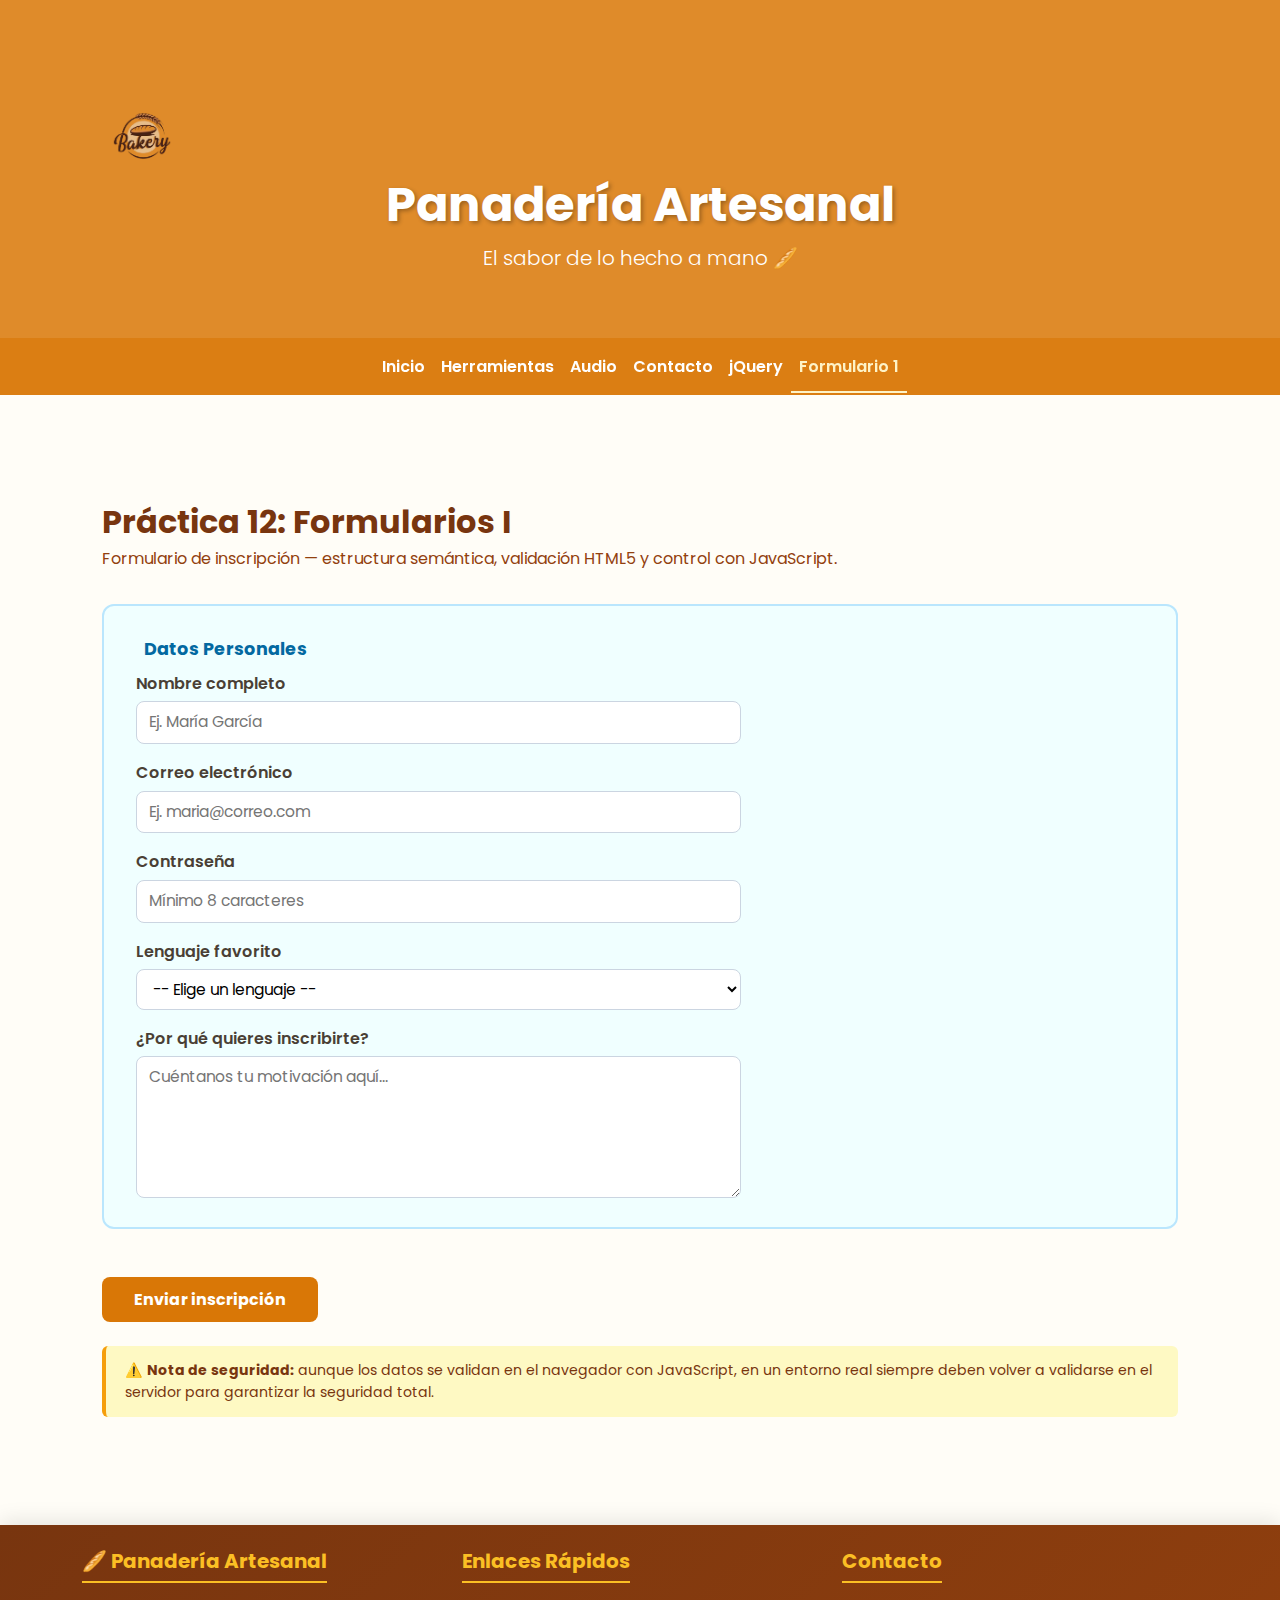
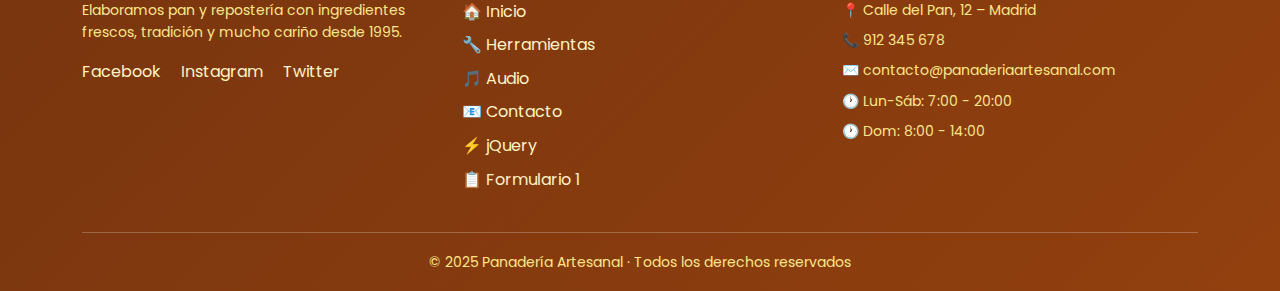
<file: componentes/formulario1.html>
<!DOCTYPE html>
<html lang="es">
<head>
  <meta charset="UTF-8">
  <meta name="viewport" content="width=device-width, initial-scale=1.0">
  <title>Formulario 1 - Panadería Artesanal</title>
  <link rel="icon" type="image/png" sizes="32x32" href="../imagenes/LogoPan.png">
  <link href="https://cdn.jsdelivr.net/npm/bootstrap@5.3.0/dist/css/bootstrap.min.css" rel="stylesheet">
  <link href="https://fonts.googleapis.com/css2?family=Poppins:wght@300;500;700&display=swap" rel="stylesheet">
  <link rel="stylesheet" href="https://cdnjs.cloudflare.com/ajax/libs/font-awesome/6.5.1/css/all.min.css">
  <link rel="stylesheet" href="../style.css">
  <link rel="stylesheet" href="css/formulario1.css">
</head>
<body>

<header class="header-bg position-relative">
  <div class="container text-center pt-5">
    <div class="header">
      <img src="../imagenes/LogoPan.png" alt="Logo del sitio" class="logo">
    </div>
    <h1 class="display-3">Panadería Artesanal</h1>
    <p class="lead">El sabor de lo hecho a mano 🥖</p>
  </div>
</header>

<nav class="navbar navbar-expand-lg navbar-custom sticky-top">
  <div class="container">
    <button class="navbar-toggler" type="button" data-bs-toggle="collapse" data-bs-target="#navbarNav"
            aria-controls="navbarNav" aria-expanded="false" aria-label="Abrir menú">
      <span class="navbar-toggler-icon"></span>
    </button>
    <div class="collapse navbar-collapse justify-content-center" id="navbarNav">
      <ul class="navbar-nav">
        <li class="nav-item">
          <a class="nav-link" href="index.html" id="nav-inicio">Inicio</a>
        </li>
        <li class="nav-item">
          <a class="nav-link" href="herramientas.html" id="nav-herramientas">Herramientas</a>
        </li>
        <li class="nav-item">
          <a class="nav-link" href="audio.html" id="nav-audio">Audio</a>
        </li>
        <li class="nav-item">
          <a class="nav-link" href="contacto.html" id="nav-contacto">Contacto</a>
        </li>
        <li class="nav-item">
          <a class="nav-link" href="jquery.html" id="nav-jquery">jQuery</a>
        </li>
        <li class="nav-item">
          <a class="nav-link active" href="formulario1.html" id="nav-formulario1">Formulario 1</a>
        </li>
      </ul>
    </div>
  </div>
</nav>

<main class="container my-5">

  <section class="p12-section">
    <h2>Práctica 12: Formularios I</h2>
    <p class="p12-subtitle">Formulario de inscripción — estructura semántica, validación HTML5 y control con JavaScript.</p>

    <!-- FORMULARIO PRINCIPAL -->
    <form id="form-inscripcion" action="procesar.php" method="POST" novalidate>

      <!-- Fieldset: Datos Personales -->
      <fieldset>
        <legend>Datos Personales</legend>

        <!-- Nombre -->
        <label for="p12-nombre">Nombre completo</label>
        <input
          type="text"
          id="p12-nombre"
          name="nombre"
          placeholder="Ej. María García"
          required
          autocomplete="name"
        >

        <!-- Email -->
        <label for="p12-email">Correo electrónico</label>
        <input
          type="email"
          id="p12-email"
          name="email"
          placeholder="Ej. maria@correo.com"
          required
          autocomplete="email"
        >

        <!-- Contraseña -->
        <label for="p12-password">Contraseña</label>
        <input
          type="password"
          id="p12-password"
          name="password"
          placeholder="Mínimo 8 caracteres"
          required
          autocomplete="new-password"
        >

        <!-- Lenguaje favorito -->
        <label for="p12-lenguaje">Lenguaje favorito</label>
        <select id="p12-lenguaje" name="lenguaje" required>
          <option value="" disabled selected>-- Elige un lenguaje --</option>
          <option value="HTML">HTML</option>
          <option value="JS">JavaScript</option>
          <option value="Python">Python</option>
        </select>

        <!-- Motivación -->
        <label for="p12-motivacion">¿Por qué quieres inscribirte?</label>
        <textarea
          id="p12-motivacion"
          name="motivacion"
          placeholder="Cuéntanos tu motivación aquí..."
          maxlength="300"
          rows="5"
        ></textarea>

      </fieldset>

      <!-- Botón de envío -->
      <button type="submit" class="p12-btn-submit">Enviar inscripción</button>

      <!-- Mensaje de éxito (oculto hasta validación JS correcta) -->
      <p id="p12-msg-ok" role="status" aria-live="polite"></p>

    </form>

    <!-- Nota informativa sobre seguridad -->
    <div class="p12-notice">
      ⚠️ <strong>Nota de seguridad:</strong> aunque los datos se validan en el navegador con JavaScript,
      en un entorno real siempre deben volver a validarse en el servidor para garantizar la seguridad total.
    </div>

  </section>

</main>

<footer class="footer-custom">
  <div class="container">
    <div class="row py-4">

      <div class="col-12 col-md-4 mb-4 mb-md-0">
        <h5 class="fw-bold mb-3">🥖 Panadería Artesanal</h5>
        <p class="small">Elaboramos pan y repostería con ingredientes frescos, tradición y mucho cariño desde 1995.</p>
        <div class="social-links">
          <a href="#" class="me-3">Facebook</a>
          <a href="#" class="me-3">Instagram</a>
          <a href="#">Twitter</a>
        </div>
      </div>

      <div class="col-12 col-md-4 mb-4 mb-md-0">
        <h5 class="fw-bold mb-3">Enlaces Rápidos</h5>
        <ul class="list-unstyled">
          <li class="mb-2"><a href="index.html" class="footer-link">🏠 Inicio</a></li>
          <li class="mb-2"><a href="herramientas.html" class="footer-link">🔧 Herramientas</a></li>
          <li class="mb-2"><a href="audio.html" class="footer-link">🎵 Audio</a></li>
          <li class="mb-2"><a href="contacto.html" class="footer-link">📧 Contacto</a></li>
          <li class="mb-2"><a href="jquery.html" class="footer-link">⚡ jQuery</a></li>
          <li class="mb-2"><a href="formulario1.html" class="footer-link">📋 Formulario 1</a></li>
        </ul>
      </div>

      <div class="col-12 col-md-4">
        <h5 class="fw-bold mb-3">Contacto</h5>
        <ul class="list-unstyled small">
          <li class="mb-2">📍 Calle del Pan, 12 – Madrid</li>
          <li class="mb-2">📞 912 345 678</li>
          <li class="mb-2">✉️ contacto@panaderiaartesanal.com</li>
          <li class="mb-2">🕐 Lun-Sáb: 7:00 - 20:00</li>
          <li class="mb-2">🕐 Dom: 8:00 - 14:00</li>
        </ul>
      </div>

    </div>

    <hr class="border-light opacity-25">

    <div class="row">
      <div class="col-12 text-center py-3">
        <small>&copy; 2025 Panadería Artesanal · Todos los derechos reservados</small>
      </div>
    </div>
  </div>
</footer>

<script src="https://cdn.jsdelivr.net/npm/bootstrap@5.3.0/dist/js/bootstrap.bundle.min.js"></script>
<script src="js/formulario1.js"></script>

</body>
</html>
</file>
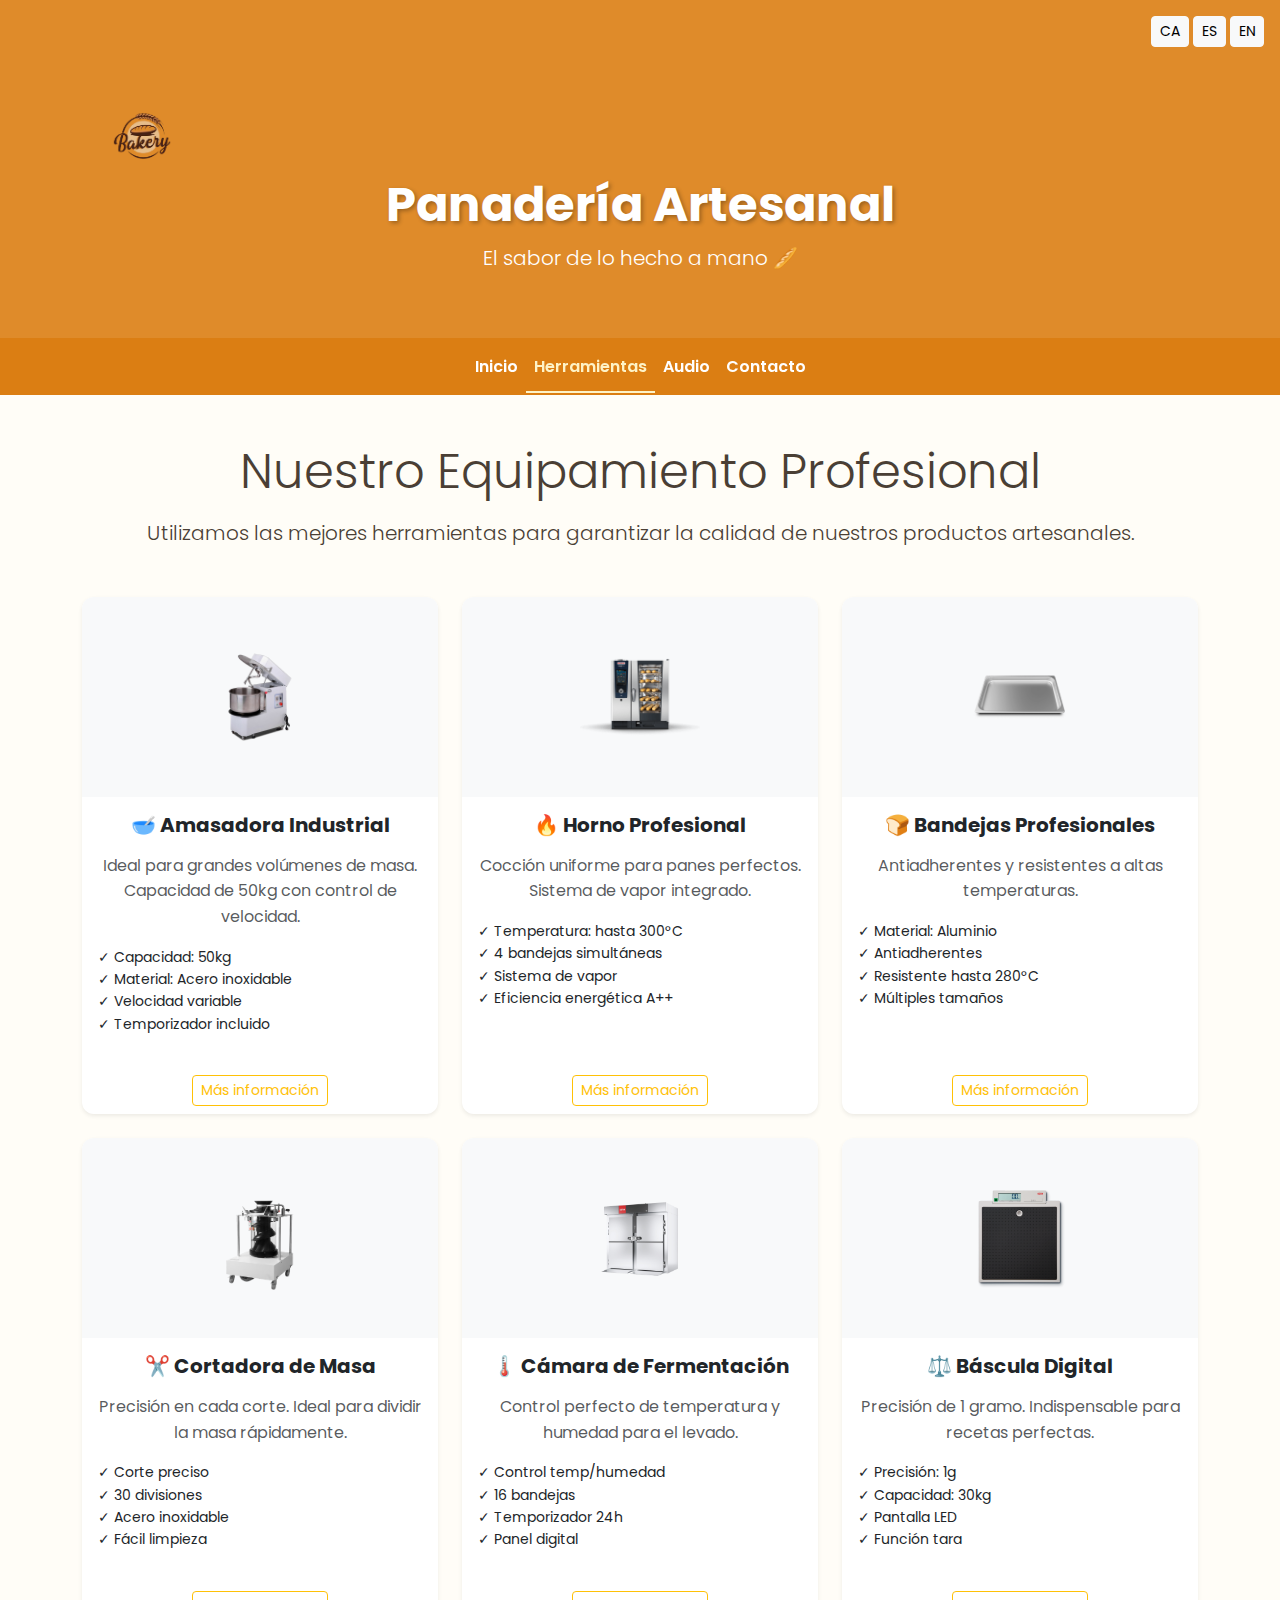
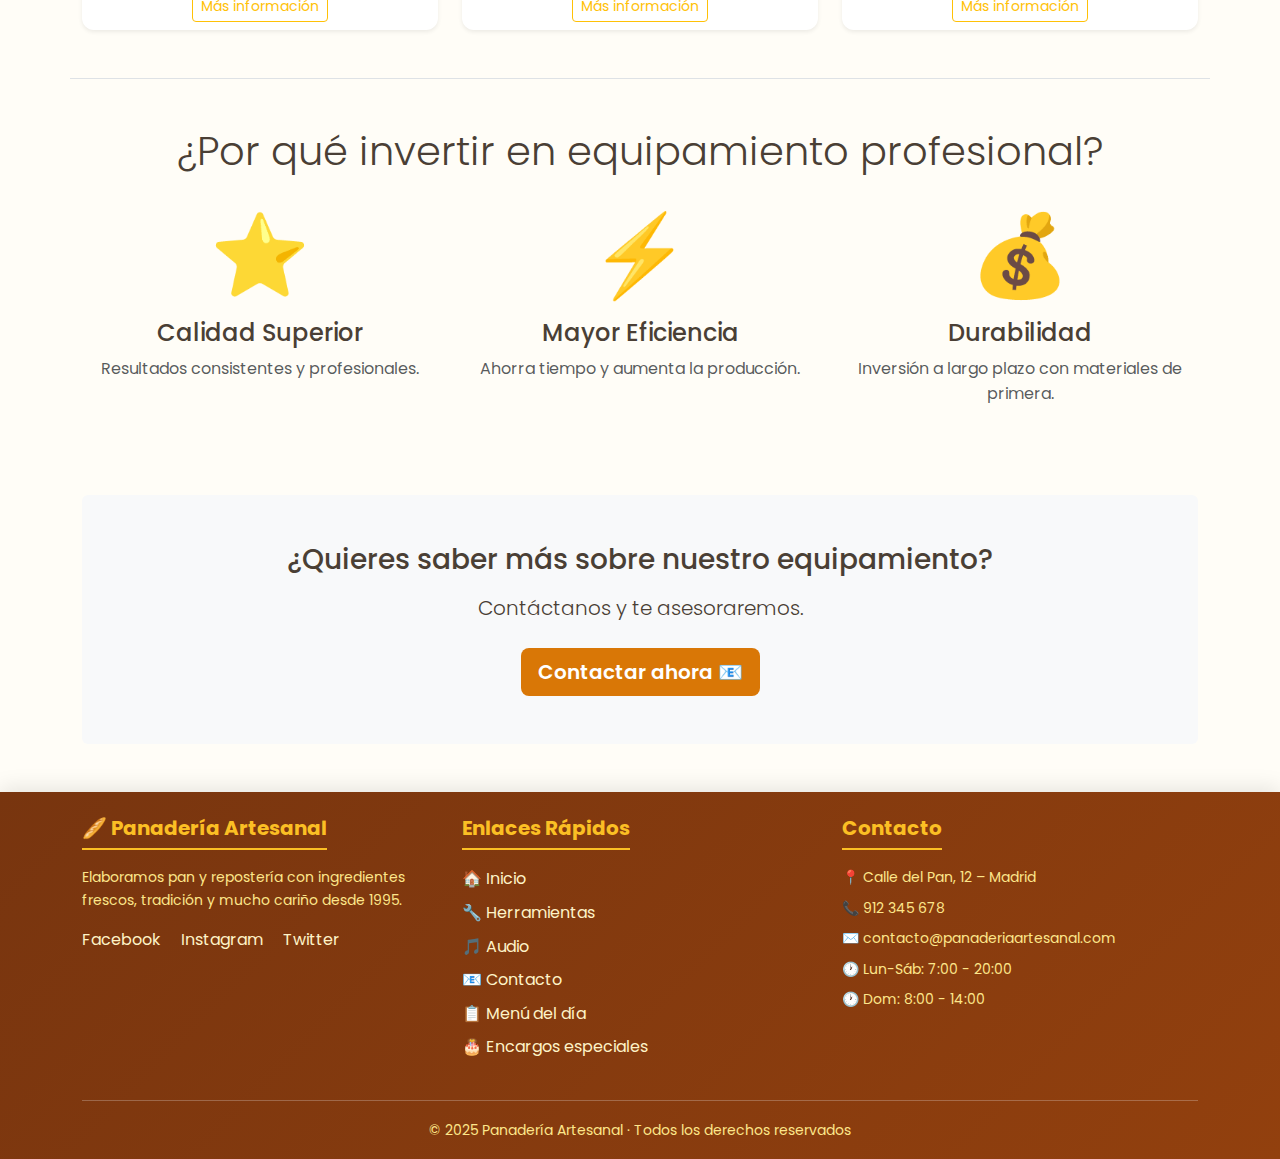
<file: componentes/herramientas.html>
<!DOCTYPE html>
<html lang="es">
<head>
  <meta charset="UTF-8">
  <meta name="viewport" content="width=device-width, initial-scale=1.0">
  <title>Inicio - Panadería Artesanal</title>
  <link rel="icon" type="image/png" sizes="32x32" href="../imagenes/LogoPan.png">
  <link rel="icon" type="image/svg+xml" href="../imagenes/LogoPan.png">
  <link href="https://cdn.jsdelivr.net/npm/bootstrap@5.3.0/dist/css/bootstrap.min.css" rel="stylesheet">
  <link href="https://fonts.googleapis.com/css2?family=Poppins:wght@300;500;700&display=swap" rel="stylesheet">
  <link rel="stylesheet" href="https://cdnjs.cloudflare.com/ajax/libs/font-awesome/6.5.1/css/all.min.css">
  <link rel="stylesheet" href="../style.css"> 
  </head>
<body>


<header class="header-bg position-relative">
  <div id="selector-idiomas" class="position-absolute top-0 end-0 p-3">
    <button class="btn btn-sm btn-light" data-lang="ca">CA</button>
    <button class="btn btn-sm btn-light" data-lang="es">ES</button>
    <button class="btn btn-sm btn-light" data-lang="en">EN</button>
  </div>

  <div class="container text-center pt-5">

    <div class="header">
      <img src="../imagenes/LogoPan.png" alt="Logo del sitio" class="logo">
    </div>

    <h1 id="titulo-principal" class="display-3">Panadería Artesanal</h1>
    <p id="mensaje-bienvenida" class="lead">El sabor de lo hecho a mano 🥖</p>
  </div>
</header>


  <nav class="navbar navbar-expand-lg navbar-custom sticky-top">
    <div class="container">
      <button class="navbar-toggler" type="button" data-bs-toggle="collapse" data-bs-target="#navbarNav" 
              aria-controls="navbarNav" aria-expanded="false" aria-label="Abrir menú">
        <span class="navbar-toggler-icon"></span>
      </button>
      <div class="collapse navbar-collapse justify-content-center" id="navbarNav">
        <ul class="navbar-nav">
          <li class="nav-item">
            <a class="nav-link" href="index.html" id="nav-inicio">Inicio</a>
          </li>
          <li class="nav-item">
            <a class="nav-link active" href="herramientas.html" id="nav-herramientas">Herramientas</a>
          </li>
          <li class="nav-item">
            <a class="nav-link" href="audio.html" id="nav-audio">Audio</a>
          </li>
          <li class="nav-item">
            <a class="nav-link" href="contacto.html" id="nav-contacto">Contacto</a>
          </li>
        </ul>
      </div>
    </div>
  </nav>

  <main class="container my-5">

    <div class="text-center mb-5">
      <h2 id="tools-title" class="display-5 mb-3">Nuestro Equipamiento Profesional</h2>
      <p id="tools-desc" class="lead">Utilizamos las mejores herramientas para garantizar la calidad de nuestros productos artesanales.</p>
    </div>

    <section class="row g-4 mb-5">
      
      <div class="col-12 col-sm-6 col-lg-4">
        <div class="card h-100 shadow-sm">
          <div class="card-img-top bg-light d-flex align-items-center justify-content-center" style="height: 200px;">
            <img src="../imagenes/amasadora.jpg" alt="Amasadora" style="max-width: 120px; max-height: 120px;" loading="lazy">
          </div>
          <div class="card-body text-center">
            <h3 id="t1-title" class="card-title h5 fw-bold mb-3">🥣 Amasadora Industrial</h3>
            <p id="t1-desc" class="card-text text-muted">Ideal para grandes volúmenes de masa. Capacidad de 50kg con control de velocidad.</p>
            <ul class="list-unstyled small text-start">
              <li id="t1-l1">✓ Capacidad: 50kg</li>
              <li id="t1-l2">✓ Material: Acero inoxidable</li>
              <li>✓ Velocidad variable</li>
              <li>✓ Temporizador incluido</li>
            </ul>
          </div>
          <div class="card-footer bg-transparent border-0 text-center">
            <button class="btn btn-outline-warning btn-sm btn-translate-info">Más información</button>
          </div>
        </div>
      </div>

      <div class="col-12 col-sm-6 col-lg-4">
        <div class="card h-100 shadow-sm">
          <div class="card-img-top bg-light d-flex align-items-center justify-content-center" style="height: 200px;">
            <img src="../imagenes/horno.png" alt="Horno" style="max-width: 120px; max-height: 120px;" loading="lazy">
          </div>
          <div class="card-body text-center">
            <h3 id="t2-title" class="card-title h5 fw-bold mb-3">🔥 Horno Profesional</h3>
            <p id="t2-desc" class="card-text text-muted">Cocción uniforme para panes perfectos. Sistema de vapor integrado.</p>
            <ul class="list-unstyled small text-start">
              <li id="t2-l1">✓ Temperatura: hasta 300°C</li>
              <li>✓ 4 bandejas simultáneas</li>
              <li id="t2-l2">✓ Sistema de vapor</li>
              <li>✓ Eficiencia energética A++</li>
            </ul>
          </div>
          <div class="card-footer bg-transparent border-0 text-center">
            <button class="btn btn-outline-warning btn-sm btn-translate-info">Más información</button>
          </div>
        </div>
      </div>

      <div class="col-12 col-sm-6 col-lg-4">
        <div class="card h-100 shadow-sm">
          <div class="card-img-top bg-light d-flex align-items-center justify-content-center" style="height: 200px;">
            <img src="../imagenes/bandejas.png" alt="Bandejas" style="max-width: 120px; max-height: 120px;" loading="lazy">
          </div>
          <div class="card-body text-center">
            <h3 id="t3-title" class="card-title h5 fw-bold mb-3">🍞 Bandejas Profesionales</h3>
            <p id="t3-desc" class="card-text text-muted">Antiadherentes y resistentes a altas temperaturas.</p>
            <ul class="list-unstyled small text-start">
              <li id="t3-l1">✓ Material: Aluminio</li>
              <li id="t3-l2">✓ Antiadherentes</li>
              <li>✓ Resistente hasta 280°C</li>
              <li>✓ Múltiples tamaños</li>
            </ul>
          </div>
          <div class="card-footer bg-transparent border-0 text-center">
            <button class="btn btn-outline-warning btn-sm btn-translate-info">Más información</button>
          </div>
        </div>
      </div>

      <div class="col-12 col-sm-6 col-lg-4">
        <div class="card h-100 shadow-sm">
          <div class="card-img-top bg-light d-flex align-items-center justify-content-center" style="height: 200px;">
            <img src="../imagenes/cortadora.png" alt="Cortadora" style="max-width: 120px; max-height: 120px;" loading="lazy">
          </div>
          <div class="card-body text-center">
            <h3 id="t4-title" class="card-title h5 fw-bold mb-3">✂️ Cortadora de Masa</h3>
            <p id="t4-desc" class="card-text text-muted">Precisión en cada corte. Ideal para dividir la masa rápidamente.</p>
            <ul class="list-unstyled small text-start">
              <li id="t4-l1">✓ Corte preciso</li>
              <li>✓ 30 divisiones</li>
              <li>✓ Acero inoxidable</li>
              <li id="t4-l2">✓ Fácil limpieza</li>
            </ul>
          </div>
          <div class="card-footer bg-transparent border-0 text-center">
            <button class="btn btn-outline-warning btn-sm btn-translate-info">Más información</button>
          </div>
        </div>
      </div>

      <div class="col-12 col-sm-6 col-lg-4">
        <div class="card h-100 shadow-sm">
          <div class="card-img-top bg-light d-flex align-items-center justify-content-center" style="height: 200px;">
            <img src="../imagenes/fermentacion.png" alt="Cámara" style="max-width: 120px; max-height: 120px;" loading="lazy">
          </div>
          <div class="card-body text-center">
            <h3 id="t5-title" class="card-title h5 fw-bold mb-3">🌡️ Cámara de Fermentación</h3>
            <p id="t5-desc" class="card-text text-muted">Control perfecto de temperatura y humedad para el levado.</p>
            <ul class="list-unstyled small text-start">
              <li id="t5-l1">✓ Control temp/humedad</li>
              <li>✓ 16 bandejas</li>
              <li id="t5-l2">✓ Temporizador 24h</li>
              <li>✓ Panel digital</li>
            </ul>
          </div>
          <div class="card-footer bg-transparent border-0 text-center">
            <button class="btn btn-outline-warning btn-sm btn-translate-info">Más información</button>
          </div>
        </div>
      </div>

      <div class="col-12 col-sm-6 col-lg-4">
        <div class="card h-100 shadow-sm">
          <div class="card-img-top bg-light d-flex align-items-center justify-content-center" style="height: 200px;">
            <img src="../imagenes/bascula.png" alt="Báscula" style="max-width: 120px; max-height: 120px;" loading="lazy">
          </div>
          <div class="card-body text-center">
            <h3 id="t6-title" class="card-title h5 fw-bold mb-3">⚖️ Báscula Digital</h3>
            <p id="t6-desc" class="card-text text-muted">Precisión de 1 gramo. Indispensable para recetas perfectas.</p>
            <ul class="list-unstyled small text-start">
              <li id="t6-l1">✓ Precisión: 1g</li>
              <li>✓ Capacidad: 30kg</li>
              <li id="t6-l2">✓ Pantalla LED</li>
              <li>✓ Función tara</li>
            </ul>
          </div>
          <div class="card-footer bg-transparent border-0 text-center">
            <button class="btn btn-outline-warning btn-sm btn-translate-info">Más información</button>
          </div>
        </div>
      </div>

    </section>

    <section class="row mt-5 pt-5 border-top">
      <div class="col-12 text-center mb-4">
        <h3 id="invest-title" class="display-6">¿Por qué invertir en equipamiento profesional?</h3>
      </div>
      
      <div class="col-12 col-md-4 mb-4">
        <div class="text-center">
          <div class="display-1 text-warning">⭐</div>
          <h4 id="inv-1-title" class="mt-3">Calidad Superior</h4>
          <p id="inv-1-desc" class="text-muted">Resultados consistentes y profesionales.</p>
        </div>
      </div>

      <div class="col-12 col-md-4 mb-4">
        <div class="text-center">
          <div class="display-1 text-warning">⚡</div>
          <h4 id="inv-2-title" class="mt-3">Mayor Eficiencia</h4>
          <p id="inv-2-desc" class="text-muted">Ahorra tiempo y aumenta la producción.</p>
        </div>
      </div>

      <div class="col-12 col-md-4 mb-4">
        <div class="text-center">
          <div class="display-1 text-warning">💰</div>
          <h4 id="inv-3-title" class="mt-3">Durabilidad</h4>
          <p id="inv-3-desc" class="text-muted">Inversión a largo plazo con materiales de primera.</p>
        </div>
      </div>
    </section>

    <div class="text-center mt-5 p-5 bg-light rounded">
      <h3 id="cta-title" class="mb-3">¿Quieres saber más sobre nuestro equipamiento?</h3>
      <p id="cta-desc" class="lead mb-4">Contáctanos y te asesoraremos.</p>
      <a href="contacto.html" id="cta-btn" class="btn btn-lg" style="background: #d97706; color: white; font-weight: 600;">
        Contactar ahora 📧
      </a>
    </div>

  </main>

  <footer class="footer-custom">
    <div class="container">
      <div class="row py-4">
        
        <div class="col-12 col-md-4 mb-4 mb-md-0">
          <h5 class="fw-bold mb-3" id="footer-col1-titulo">🥖 Panadería Artesanal</h5>
          <p class="small" id="footer-desc">Elaboramos pan y repostería con ingredientes frescos, tradición y mucho cariño desde 1995.</p>
          <div class="social-links">
            <a href="#" class="me-3"><i class="bi bi-facebook"></i> Facebook</a>
            <a href="#" class="me-3"><i class="bi bi-instagram"></i> Instagram</a>
            <a href="#"><i class="bi bi-twitter"></i> Twitter</a>
          </div>
        </div>

        <div class="col-12 col-md-4 mb-4 mb-md-0">
          <h5 class="fw-bold mb-3" id="footer-enlaces-titulo">Enlaces Rápidos</h5>
          <ul class="list-unstyled">
            <li class="mb-2"><a href="index.html" class="footer-link" id="footer-link-inicio">🏠 Inicio</a></li>
            <li class="mb-2"><a href="herramientas.html" class="footer-link" id="footer-link-herramientas">🔧 Herramientas</a></li>
            <li class="mb-2"><a href="audio.html" class="footer-link" id="footer-link-audio">🎵 Audio</a></li>
            <li class="mb-2"><a href="contacto.html" class="footer-link" id="footer-link-contacto">📧 Contacto</a></li>
            <li class="mb-2"><a href="#" class="footer-link" id="footer-menu">📋 Menú del día</a></li>
            <li class="mb-2"><a href="#" class="footer-link" id="footer-encargos">🎂 Encargos especiales</a></li>
          </ul>
        </div>

        <div class="col-12 col-md-4">
          <h5 class="fw-bold mb-3" id="footer-contacto-titulo">Contacto</h5>
          <ul class="list-unstyled small">
            <li class="mb-2" id="footer-direccion">📍 Calle del Pan, 12 – Madrid</li>
            <li class="mb-2">📞 912 345 678</li>
            <li class="mb-2">✉️ contacto@panaderiaartesanal.com</li>
            <li class="mb-2">🕐 Lun-Sáb: 7:00 - 20:00</li>
            <li class="mb-2">🕐 Dom: 8:00 - 14:00</li>
          </ul>
        </div>

      </div>

      <hr class="border-light opacity-25">

      <div class="row">
        <div class="col-12 text-center py-3">
          <small id="footer-copyright">&copy; 2025 Panadería Artesanal · Todos los derechos reservados</small>
        </div>
      </div>
    </div>
  </footer>

  <script src="https://cdn.jsdelivr.net/npm/bootstrap@5.3.0/dist/js/bootstrap.bundle.min.js"></script>
  
  <script src="script.js"></script>

</body>
</html>
</file>
<file: style.css>
/* Fuente global */
body {
  margin: 0;
  font-family: 'Poppins', sans-serif;
  line-height: 1.6;
  background: #fffdf7;
  color: #4a3f35;
}

/* ===================== EJERCICIO 6.1 ===================== */
/* Regla global para que imágenes y vídeos se escalen correctamente */
img, video {
  max-width: 100%;
  height: auto;
  display: block;
}
/* ========================================================== */

/* ===================== EJERCICIO 6.2 ===================== */
/* Imagen decorativa de fondo en el header */
/* NOTA: Ahora aplicada a la clase .header-bg de Bootstrap */
.header-bg {
  background-image: url('https://images.unsplash.com/photo-1509440159596-0249088772ff?w=1200');
  background-size: cover;
  background-position: center;
  background-repeat: no-repeat;
  color: white;
  padding: 3rem 0;
  position: relative;
}

/* EXPERIMENTACIÓN:
   - contain: Mantiene la imagen completa visible, puede dejar espacios vacíos.
              Útil cuando quieres ver toda la imagen sin recortes.
   
   - cover: La imagen cubre todo el contenedor, puede recortarse.
            Útil para fondos donde importa llenar el espacio sin huecos.
   
   - 100% 100%: Estira la imagen para llenar el contenedor completamente.
                Puede distorsionar la imagen si las proporciones no coinciden.

   ELECCIÓN: He elegido "cover" porque:
   1. Garantiza que no haya espacios vacíos en el contenedor
   2. Mantiene la proporción de la imagen (no se distorsiona)
   3. Para una imagen decorativa de fondo, es más importante que 
      llene el espacio que ver cada detalle de la imagen
   4. Crea un efecto visual más limpio y profesional
*/

/* Overlay para mejorar legibilidad del texto sobre la imagen */
.header-bg::before {
  content: '';
  position: absolute;
  top: 0;
  left: 0;
  right: 0;
  bottom: 0;
  background: rgba(217, 119, 6, 0.85);
  z-index: 0;
}

.header-bg > * {
  position: relative;
  z-index: 1;
}

.header-bg h1 {
  text-shadow: 2px 2px 4px rgba(0,0,0,0.3);
  font-weight: 700;
}
/* ========================================================== */

/* ===================== EJERCICIO 6.3 ===================== */
/* Contenedor para imagen adaptativa con <picture> */
/* DECISIÓN: He elegido la etiqueta <picture> porque:
   - Permite cargar imágenes optimizadas según el dispositivo
   - Reduce el consumo de datos en móviles (imágenes más ligeras)
   - Mejora el rendimiento y tiempo de carga
   - Es más semántica y moderna que las media queries en CSS
   - El navegador elige automáticamente la mejor imagen
   
   Ventajas sobre media queries CSS:
   - Media queries CSS cargarían todas las imágenes y solo mostrarían una
   - <picture> solo descarga la imagen necesaria, ahorrando ancho de banda
   - Mejor para SEO y accesibilidad
   
   Imágenes optimizadas por resolución:
   - Móvil (max-width: 480px): 480x320px - aproximadamente 50KB
   - Tablet (max-width: 768px): 768x512px - aproximadamente 120KB  
   - Desktop (769px+): 1200x800px - aproximadamente 250KB
*/
.imagen-destacada {
  margin: 2rem auto;
  border-radius: 12px;
  box-shadow: 0 8px 20px rgba(0,0,0,0.15);
  overflow: hidden;
}

.imagen-destacada img {
  border-radius: 12px;
  width: 100%;
}
/* ========================================================== */

/* Personalización de Navbar Bootstrap */
.navbar-custom {
  background: rgba(217, 119, 6, 0.95) !important;
}

.navbar-custom .navbar-brand,
.navbar-custom .nav-link {
  color: white !important;
  font-weight: 600;
}

.navbar-custom .nav-link:hover {
  color: #fef3c7 !important;
}

.navbar-toggler {
  border-color: white;
}

.navbar-toggler-icon {
  background-image: url("data:image/svg+xml,%3csvg xmlns='http://www.w3.org/2000/svg' viewBox='0 0 30 30'%3e%3cpath stroke='rgba(255, 255, 255, 1)' stroke-linecap='round' stroke-miterlimit='10' stroke-width='2' d='M4 7h22M4 15h22M4 23h22'/%3e%3c/svg%3e");
}

/* Personalización de Cards Bootstrap */
.card {
  transition: transform 0.2s ease;
  border: none;
  box-shadow: 0 4px 10px rgba(0,0,0,0.1);
  border-radius: 12px;
}

.card:hover {
  transform: scale(1.05);
}

.card-img-top {
  height: 200px;
  object-fit: cover;
  border-radius: 12px 12px 0 0;
}

/* Footer personalizado mejorado */
.footer-custom {
  background: linear-gradient(135deg, #78350f 0%, #92400e 100%);
  color: #f9fafb;
  padding: 0;
  margin-top: 3rem;
  box-shadow: 0 -4px 20px rgba(0, 0, 0, 0.1);
}

.footer-custom h5 {
  color: #fbbf24;
  border-bottom: 2px solid #fbbf24;
  display: inline-block;
  padding-bottom: 0.5rem;
}

.footer-link {
  color: #fef3c7;
  text-decoration: none;
  transition: color 0.3s ease;
}

.footer-link:hover {
  color: #fbbf24;
  text-decoration: underline;
}

.social-links a {
  color: #fef3c7;
  text-decoration: none;
  transition: all 0.3s ease;
  display: inline-block;
}

.social-links a:hover {
  color: #fbbf24;
  transform: translateY(-2px);
}

.footer-custom hr {
  margin: 0;
}

.footer-custom .small,
.footer-custom small {
  color: #fde68a;
}

/* Estilos para formulario de contacto (si es necesario) */
.formulario input,
.formulario textarea,
.formulario button {
  width: 100%;
  padding: 0.5rem;
  margin-bottom: 1rem;
  border-radius: 8px;
  border: 1px solid #ddd;
}

.formulario button {
  background: #d97706;
  color: white;
  border: none;
  cursor: pointer;
  font-weight: bold;
}

.formulario button:hover {
  background: #b45309;
}

/* ------------------------- */
/* MEDIA QUERIES PERSONALIZADAS */
/* (Bootstrap ya maneja la mayoría, pero puedes añadir ajustes específicos) */
/* ------------------------- */

/* TABLET (481px a 768px) */
@media (min-width: 481px) and (max-width: 768px) {
  .header-bg h1 {
    font-size: 2rem;
  }
}

/* ESCRITORIO (769px en adelante) */
@media (min-width: 769px) {
  .header-bg h1 {
    font-size: 3rem;
  }
}

:root {
    --primary-color: #3498db;
    --secondary-color: #2c3e50;
    --accent-color: #e74c3c;
    --bg-color: #ecf0f1;
    --text-color: #2c3e50;
    --border-radius: 12px;
    --transition: all 0.3s ease;
}

.audio-section {
    padding: 60px 20px;
    background: var(--bg-color);
    text-align: center;
}

.audio-section h2 {
    color: var(--secondary-color);
    font-size: 2.5rem;
    margin-bottom: 15px;
    font-family: 'Arial', sans-serif;
}

.audio-section p {
    color: var(--text-color);
    font-size: 1.1rem;
    margin-bottom: 40px;
}

.custom-audio-player {
    max-width: 600px;
    margin: 0 auto;
    background: white;
    padding: 30px;
    border-radius: var(--border-radius);
    box-shadow: 0 10px 30px rgba(0, 0, 0, 0.1);
}

#audioPlayer {
    display: none;
}

.player-controls {
    display: flex;
    align-items: center;
    gap: 20px;
    margin-bottom: 20px;
}

.control-btn {
    background: var(--primary-color);
    color: white;
    border: none;
    width: 50px;
    height: 50px;
    border-radius: 50%;
    cursor: pointer;
    display: flex;
    align-items: center;
    justify-content: center;
    font-size: 1.2rem;
    transition: var(--transition);
    flex-shrink: 0;
}

.control-btn:hover {
    background: var(--secondary-color);
    transform: scale(1.1);
}

.control-btn:active {
    transform: scale(0.95);
}

.progress-container {
    flex: 1;
    display: flex;
    align-items: center;
    gap: 10px;
}

.time-display {
    color: var(--text-color);
    font-size: 0.9rem;
    font-weight: 500;
    min-width: 40px;
}

.progress-bar {
    flex: 1;
    height: 6px;
    -webkit-appearance: none;
    appearance: none;
    background: #ddd;
    border-radius: 10px;
    outline: none;
    cursor: pointer;
}

.progress-bar::-webkit-slider-thumb {
    -webkit-appearance: none;
    appearance: none;
    width: 16px;
    height: 16px;
    background: var(--primary-color);
    border-radius: 50%;
    cursor: pointer;
    transition: var(--transition);
}

.progress-bar::-webkit-slider-thumb:hover {
    background: var(--secondary-color);
    transform: scale(1.2);
}

.progress-bar::-moz-range-thumb {
    width: 16px;
    height: 16px;
    background: var(--primary-color);
    border-radius: 50%;
    cursor: pointer;
    border: none;
    transition: var(--transition);
}

.progress-bar::-moz-range-thumb:hover {
    background: var(--secondary-color);
    transform: scale(1.2);
}

.volume-container {
    display: flex;
    align-items: center;
    gap: 10px;
}

.volume-bar {
    width: 80px;
    height: 6px;
    -webkit-appearance: none;
    appearance: none;
    background: #ddd;
    border-radius: 10px;
    outline: none;
    cursor: pointer;
}

.volume-bar::-webkit-slider-thumb {
    -webkit-appearance: none;
    appearance: none;
    width: 14px;
    height: 14px;
    background: var(--primary-color);
    border-radius: 50%;
    cursor: pointer;
}

.volume-bar::-moz-range-thumb {
    width: 14px;
    height: 14px;
    background: var(--primary-color);
    border-radius: 50%;
    cursor: pointer;
    border: none;
}

.track-info {
    text-align: left;
    padding-top: 20px;
    border-top: 1px solid #eee;
}

.track-title {
    font-size: 1.2rem;
    font-weight: bold;
    color: var(--secondary-color);
    margin-bottom: 5px;
}

.track-artist {
    font-size: 0.95rem;
    color: #666;
}

@media (max-width: 480px) {
    .custom-audio-player {
        padding: 20px 15px;
    }
    
    .player-controls {
        flex-wrap: wrap;
    }
    
    .progress-container {
        order: 3;
        width: 100%;
        margin-top: 15px;
    }
    
    .volume-container {
        order: 2;
    }
    
    .control-btn {
        width: 45px;
        height: 45px;
        font-size: 1rem;
    }
    
    .audio-section h2 {
        font-size: 2rem;
    }
}

@media (min-width: 768px) {
    .custom-audio-player {
        padding: 40px;
    }
    
    .control-btn {
        width: 60px;
        height: 60px;
        font-size: 1.4rem;
    }
}

@media (min-width: 1024px) {
    .audio-section {
        padding: 80px 20px;
    }
    
    .custom-audio-player:hover {
        box-shadow: 0 15px 40px rgba(0, 0, 0, 0.15);
        transform: translateY(-2px);
    }
}


.navbar-custom .nav-link {
  position: relative;
  color: white !important;
  font-weight: 600;
  text-decoration: none;
  transition: color 0.3s ease;
}

.navbar-custom .nav-link::after {
  content: "";
  position: absolute;
  left: 0;
  bottom: -6px;
  width: 0;
  height: 2px;
  background-color: #fef3c7;
  transition: width 0.3s ease;
}


.navbar-custom .nav-link:hover {
  color: #fef3c7 !important;
}

.navbar-custom .nav-link:hover::after {
  width: 100%;
}

.navbar-custom .nav-link.active {
  color: #fef3c7 !important;
}

.navbar-custom .nav-link.active::after {
  width: 100%;
}

@keyframes logoEntrada {
  0% {
    transform: scale(0.8) rotate(0deg);
    opacity: 0;
  }
  50% {
    transform: scale(1.05) rotate(2deg);
    opacity: 1;
  }
  100% {
    transform: scale(1) rotate(0deg);
    opacity: 1;
  }
}

.logo {
  width: 120px;
  animation: logoEntrada 1.2s ease-out forwards;
  transform-origin: center;
}
</file>
<file: componentes/css/formulario1.css>
/* ===================== PRÁCTICA 12: FORMULARIOS I ===================== */

/* Sección principal del formulario */
.p12-section {
    padding: 60px 20px;
    background: #fffdf7;
}

.p12-section h2 {
    color: #78350f;
    font-size: 2rem;
    font-weight: 700;
    margin-bottom: 0.3rem;
}

.p12-section .p12-subtitle {
    color: #92400e;
    font-size: 1rem;
    margin-bottom: 2rem;
}

/* Fieldset con fondo azure y bordes redondeados */
#form-inscripcion fieldset {
    background: azure;
    border: 2px solid #bae6fd;
    border-radius: 12px;
    padding: 1.8rem 2rem;
    margin-bottom: 1.5rem;
}

#form-inscripcion legend {
    font-weight: 700;
    font-size: 1.1rem;
    color: #0369a1;
    padding: 0 0.5rem;
    background: azure;
    border-radius: 6px;
}

/* Labels en bloque independiente */
#form-inscripcion label {
    display: block;
    font-weight: 600;
    color: #4a3f35;
    margin-top: 1rem;
    margin-bottom: 0.3rem;
}

/* Inputs, select y textarea con ancho cómodo */
#form-inscripcion input[type="text"],
#form-inscripcion input[type="email"],
#form-inscripcion input[type="password"],
#form-inscripcion select,
#form-inscripcion textarea {
    width: 60%;
    padding: 0.5rem 0.75rem;
    border: 1.5px solid #cbd5e1;
    border-radius: 8px;
    font-family: inherit;
    font-size: 0.97rem;
    background: #fff;
    transition: border-color 0.25s, box-shadow 0.25s;
    display: block;
}

#form-inscripcion input[type="text"]:focus,
#form-inscripcion input[type="email"]:focus,
#form-inscripcion input[type="password"]:focus,
#form-inscripcion select:focus,
#form-inscripcion textarea:focus {
    border-color: #d97706;
    box-shadow: 0 0 0 3px rgba(217, 119, 6, 0.15);
    outline: none;
}

#form-inscripcion textarea {
    resize: vertical;
    min-height: 100px;
}

/* Botón de envío */
#form-inscripcion .p12-btn-submit {
    margin-top: 1.5rem;
    padding: 0.6rem 2rem;
    background: #d97706;
    color: #fff;
    font-weight: 700;
    font-size: 1rem;
    border: none;
    border-radius: 8px;
    cursor: pointer;
    transition: background 0.25s, transform 0.15s;
}

#form-inscripcion .p12-btn-submit:hover {
    background: #b45309;
    transform: translateY(-2px);
}

#form-inscripcion .p12-btn-submit:active {
    transform: translateY(0);
}

/* Mensaje de éxito inline */
#p12-msg-ok {
    display: none;
    margin-top: 1.2rem;
    padding: 0.8rem 1.2rem;
    background: #d1fae5;
    border: 1.5px solid #6ee7b7;
    border-radius: 8px;
    color: #065f46;
    font-weight: 600;
}

/* Nota informativa al pie */
.p12-notice {
    margin-top: 1.5rem;
    padding: 0.8rem 1.2rem;
    background: #fef9c3;
    border-left: 4px solid #f59e0b;
    border-radius: 6px;
    font-size: 0.88rem;
    color: #78350f;
}

/* Responsive: inputs full width en móvil */
@media (max-width: 600px) {
    #form-inscripcion input[type="text"],
    #form-inscripcion input[type="email"],
    #form-inscripcion input[type="password"],
    #form-inscripcion select,
    #form-inscripcion textarea {
        width: 100%;
    }

    #form-inscripcion fieldset {
        padding: 1rem 1rem;
    }
}
/* ====================================================================== */
</file>
